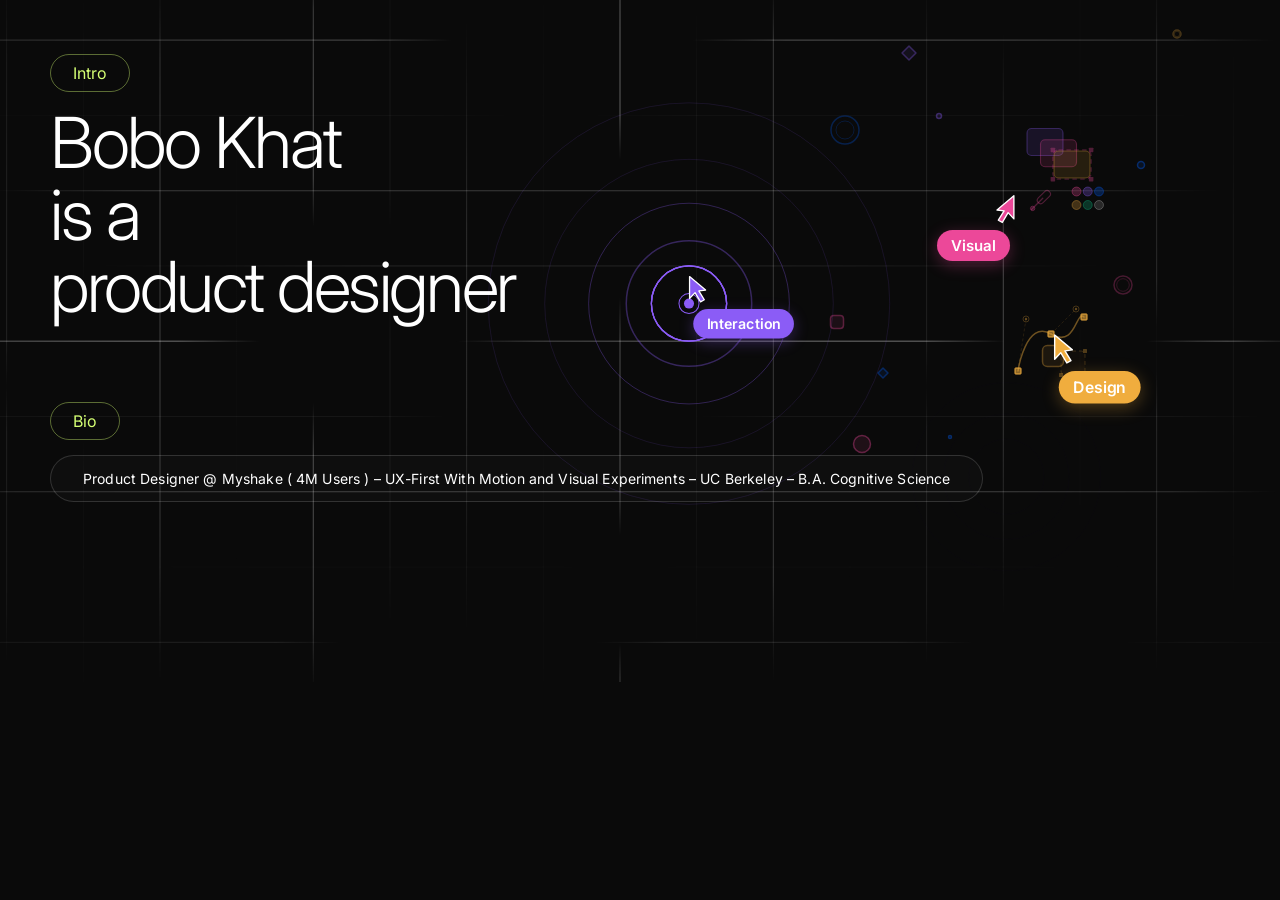
<file: src/imports/pasted_text/index.html>
<!DOCTYPE html>
<html lang="en">
<head>
<meta charset="UTF-8">
<meta name="viewport" content="width=device-width, initial-scale=1.0">
<title>Bobo Khat — Product Designer</title>
<link rel="preconnect" href="https://fonts.googleapis.com">
<link rel="preconnect" href="https://fonts.gstatic.com" crossorigin>
<link href="https://fonts.googleapis.com/css2?family=Inter:wght@300;400;600&display=swap" rel="stylesheet">
<style>
*, *::before, *::after { margin: 0; padding: 0; box-sizing: border-box; }

body {
  background: #0a0a0a;
  font-family: 'Inter', sans-serif;
  color: white;
  min-height: 100vh;
  overflow-x: hidden;
}

/* ═══ LAYOUT ═══ */
.container { width: 100%; margin: 0; padding: 0 50px; }
@media (min-width: 1024px) { .container { padding: 0 50px; } }

.hero { position: relative; min-height: 100vh; overflow: visible; }
.hero-inner { position: relative; padding-top: 6vh; overflow: visible; }
.hero-content { position: relative; overflow: visible; width: 100%; }

/* ═══ FLOATING PILL ═══ */
.pill {
  display: inline-flex;
  align-items: center;
  justify-content: center;
  border-radius: 9999px;
  padding: 8px 22px;
  border: 1.5px solid rgba(213,255,115,0.4);
  background: transparent;
  font-size: 16px;
  font-weight: 400;
  color: #D5FF73;
  pointer-events: none;
  opacity: 0;
  transform: scale(0.8);
}
.pill-intro { animation: pillIn 0.5s ease forwards 0.6s; }
.pill-bio { animation: pillIn 0.5s ease forwards 1.8s; }
@keyframes pillIn { to { opacity: 1; transform: scale(1); } }

/* ═══ HEADING ═══ */
.heading {
  position: relative;
  z-index: 10;
  max-width: 620px;
  font-size: clamp(42px, 5.5vw, 76px);
  font-weight: 300;
  line-height: 1.02;
  letter-spacing: -0.035em;
  color: white;
  opacity: 0;
  transform: translateY(20px);
  animation: fadeUp 0.9s ease forwards 0.1s;
}
@keyframes fadeUp { to { opacity: 1; transform: translateY(0); } }

/* ═══ DESIGN GRID ═══ */
.grid-wrapper {
  position: absolute;
  inset: 0;
  top: -6vh;
  bottom: -40vh;
  left: -120px;
  right: -80px;
  opacity: 0;
  animation: fadeIn 1.5s ease forwards 0.3s;
  -webkit-mask-image: radial-gradient(ellipse 80% 90% at 50% 45%, black 45%, transparent 100%);
  mask-image: radial-gradient(ellipse 80% 90% at 50% 45%, black 45%, transparent 100%);
}
@media (max-width: 799px) { .grid-wrapper { display: none; } }
@media (max-width: 799px) { .shape, .cursor { display: none; } }
@keyframes fadeIn { to { opacity: 1; } }

.grid-svg { position: absolute; inset: 0; width: 100%; height: 100%; }

/* Grid line draw-in */
.grid-line {
  stroke-dasharray: 1200;
  stroke-dashoffset: 1200;
}
.grid-line-v { animation: drawLine 1.2s ease forwards; }
.grid-line-h { animation: drawLine 1.2s ease forwards; }
@keyframes drawLine { to { stroke-dashoffset: 0; } }

/* Concentric circle scale-in */
.concentric {
  transform-origin: center;
  transform: scale(0);
  transform-box: fill-box;
}
.concentric-0 { animation: scaleIn 0.8s ease forwards 0.5s; }
.concentric-1 { animation: scaleIn 0.8s ease forwards 0.65s; }
.concentric-2 { animation: scaleIn 0.8s ease forwards 0.8s; }
.concentric-3 { animation: scaleIn 0.8s ease forwards 0.95s; }

.concentric-s-0 { animation: scaleIn 0.6s ease forwards 1.0s; }
.concentric-s-1 { animation: scaleIn 0.6s ease forwards 1.1s; }
.concentric-s-2 { animation: scaleIn 0.6s ease forwards 1.2s; }
@keyframes scaleIn { to { transform: scale(1); } }

/* Ripple animation */
.ripple {
  transform-origin: center;
  transform-box: fill-box;
  animation: rippleExpand 4s ease-out infinite;
}
.ripple-1 { animation-delay: 1s; }
.ripple-2 { animation-delay: 2.33s; }
.ripple-3 { animation-delay: 3.66s; }
@keyframes rippleExpand {
  0% { r: 30; opacity: 0.35; stroke-width: 1.2; }
  100% { r: 180; opacity: 0; stroke-width: 0.3; }
}

/* Center dot pulse */
.center-dot {
  transform-origin: center;
  transform-box: fill-box;
  animation: pulse 2s ease-in-out infinite;
}
@keyframes pulse {
  0%, 100% { transform: scale(1); opacity: 0.6; }
  50% { transform: scale(1.5); opacity: 0.9; }
}
.inner-glow {
  transform-origin: center;
  transform-box: fill-box;
  animation: pulseGlow 2s ease-in-out infinite 0.3s;
}
@keyframes pulseGlow {
  0%, 100% { transform: scale(1); opacity: 0.3; }
  50% { transform: scale(1.3); opacity: 0.5; }
}

/* Wireframe rect resize animation */
@keyframes wireframeResize {
  0%, 100% { width: 24px; height: 24px; }
  25% { width: 30px; height: 18px; }
  50% { width: 20px; height: 28px; }
  75% { width: 28px; height: 22px; }
}
@keyframes wireframeHandleR {
  0%, 100% { translate: 0 0; }
  25% { translate: 6px 0; }
  50% { translate: -4px 0; }
  75% { translate: 4px 0; }
}
@keyframes wireframeHandleB {
  0%, 100% { translate: 0 0; }
  25% { translate: 0 -6px; }
  50% { translate: 0 4px; }
  75% { translate: 0 -2px; }
}
@keyframes wireframeHandleBR {
  0%, 100% { translate: 0 0; }
  25% { translate: 6px -6px; }
  50% { translate: -4px 4px; }
  75% { translate: 4px -2px; }
}

/* ═══ SHAPES ═══ */
.shape {
  position: absolute;
  pointer-events: none;
  z-index: 10;
  opacity: 0;
  transform: scale(0);
}
@keyframes shapeIn {
  0% { opacity: 0; transform: scale(0); }
  60% { transform: scale(1.08); }
  100% { opacity: 1; transform: scale(1); }
}

/* ═══ CURSORS ═══ */
.cursor {
  position: absolute;
  pointer-events: none;
  z-index: 20;
  opacity: 0;
  transform: scale(0.3);
}
@keyframes cursorIn { to { opacity: 1; transform: scale(1); } }

.cursor-visual {
  left: 80%; top: 140px;
  animation: cursorIn 0.5s ease forwards 0.9s, driftVisual 8s ease-in-out infinite 0.9s;
}
.cursor-designer {
  left: 85%; top: 280px;
  animation: cursorIn 0.5s ease forwards 1.2s, driftDesigner 9s ease-in-out infinite 1.2s;
}
.cursor-interaction {
  left: 54%; top: 220px;
  animation: cursorIn 0.5s ease forwards 1.5s, driftInteraction 7s ease-in-out infinite 1.5s;
}

@keyframes driftVisual {
  0%, 100% { translate: 0 0; }
  20% { translate: -12px 8px; }
  40% { translate: 8px -10px; }
  60% { translate: -5px 5px; }
  80% { translate: 10px -7px; }
}
@keyframes driftDesigner {
  0%, 100% { translate: 0 0; }
  20% { translate: 14px -10px; }
  40% { translate: -10px 14px; }
  60% { translate: 12px -8px; }
  80% { translate: -6px 11px; }
}
@keyframes driftInteraction {
  0%, 100% { translate: 0 0; }
  20% { translate: -8px 5px; }
  40% { translate: 10px -9px; }
  60% { translate: -6px 7px; }
  80% { translate: 9px -5px; }
}

.cursor-label {
  position: absolute;
  padding: 6px 14px;
  border-radius: 9999px;
  white-space: nowrap;
  font-size: 15px;
  font-weight: 600;
  color: #fff;
  top: 36px;
}
.cursor-label-left { left: 6px; }
.cursor-label-right { right: 6px; }

/* ═══ BIO SECTION ═══ */
.bio-section { margin-top: 80px; padding-bottom: 4vh; }
.bio-section { position: relative; }
.bio-bar {
  display: inline-block;
  border: 1px solid rgba(255,255,255,0.15);
  border-radius: 9999px;
  padding: 14px 32px;
  font-size: 14px;
  color: white;
  letter-spacing: 0.01em;
  background: rgba(255,255,255,0.02);
  opacity: 0;
  transform: translateY(15px);
  animation: fadeUp 0.8s ease forwards 1.2s;
}

/* ═══ MOBILE CANVAS — grid + cursors + shapes for <800px ═══ */
.mobile-canvas {
  display: none;
  position: relative;
  width: 100%;
  height: 70px;
  margin-top: 0px;
  overflow: visible;
}
.mobile-full-grid {
  display: none;
  position: absolute;
  top: -30px;
  bottom: -80px;
  left: -24px;
  right: -24px;
  opacity: 0;
  animation: fadeIn 1.5s ease forwards 0.3s;
  -webkit-mask-image: linear-gradient(to bottom, transparent 0%, rgba(0,0,0,0.4) 3%, black 10%, black 65%, rgba(0,0,0,0.3) 82%, transparent 95%);
  mask-image: linear-gradient(to bottom, transparent 0%, rgba(0,0,0,0.4) 3%, black 10%, black 65%, rgba(0,0,0,0.3) 82%, transparent 95%);
}
.mobile-canvas .mobile-grid-wrapper {
  display: none;
}
.mobile-shape {
  position: absolute;
  pointer-events: none;
  z-index: 10;
  opacity: 0;
  transform: scale(0);
}
.mobile-cursor {
  position: absolute;
  pointer-events: none;
  z-index: 20;
  opacity: 0;
  transform: scale(0.3);
}
.mobile-cursor-label {
  position: absolute;
  padding: 5px 12px;
  border-radius: 9999px;
  white-space: nowrap;
  font-size: 13px;
  font-weight: 600;
  color: #fff;
  top: 32px;
}
.mobile-cursor-label-left { left: 6px; }
.mobile-cursor-label-right { right: 6px; }

.mc-visual {
  left: 52%; top: 10px;
  animation: cursorIn 0.5s ease forwards 0.9s, driftMobileVisual 8s ease-in-out infinite 0.9s;
}
.mc-designer {
  left: 82%; top: 34px;
  animation: cursorIn 0.5s ease forwards 1.2s, driftMobileDesigner 9s ease-in-out infinite 1.2s;
}
.mc-interaction {
  left: 12%; top: 15px;
  animation: cursorIn 0.5s ease forwards 1.5s, driftMobileInteraction 7s ease-in-out infinite 1.5s;
}

@keyframes driftMobileVisual {
  0%, 100% { translate: 0 0; }
  20% { translate: -6px 4px; }
  40% { translate: 4px -5px; }
  60% { translate: -3px 3px; }
  80% { translate: 5px -4px; }
}
@keyframes driftMobileDesigner {
  0%, 100% { translate: 0 0; }
  20% { translate: 7px -5px; }
  40% { translate: -5px 7px; }
  60% { translate: 6px -4px; }
  80% { translate: -3px 6px; }
}
@keyframes driftMobileInteraction {
  0%, 100% { translate: 0 0; }
  20% { translate: -4px 3px; }
  40% { translate: 5px -5px; }
  60% { translate: -3px 4px; }
  80% { translate: 4px -3px; }
}

/* ═══ MOBILE (<800px) ═══ */
@media (max-width: 799px) {
  .container { padding: 0 24px; }
  .hero-content { display: flex; flex-direction: column; align-items: center; }
  .heading { text-align: center; font-size: clamp(36px, 10vw, 52px); }
  .bio-section { display: flex; flex-direction: column; align-items: center; }
  .bio-section .container { display: flex; flex-direction: column; align-items: center; }
  .bio-bar { text-align: center; padding: 12px 24px; font-size: 13px; border-radius: 16px; }
  .bio-section { margin-top: 24px; display: flex; flex-direction: column; align-items: center; }
  .mobile-canvas { display: block; }
  .mobile-full-grid { display: block; }
  .mobile-heading-visual { display: block !important; }
  .hero { min-height: auto; }
  .bio-section { padding-bottom: 3vh; }
}
</style>
</head>
<body>

<!-- ═══ HERO ═══ -->
<section class="hero">
  <!-- Mobile full-height grid background -->
  <div class="mobile-full-grid">
    <svg class="grid-svg" viewBox="0 0 1100 600" preserveAspectRatio="xMidYMid slice">
      <defs id="mobileGridDefs"></defs>
      <g id="mobileGridLines"></g>
      <circle class="concentric concentric-0" cx="480" cy="270" r="50" fill="none" stroke="#8B5CF6" stroke-width="1.2" opacity="0.35"/>
      <circle class="concentric concentric-1" cx="480" cy="270" r="80" fill="none" stroke="#8B5CF6" stroke-width="0.7" opacity="0.35"/>
      <circle class="concentric concentric-2" cx="480" cy="270" r="115" fill="none" stroke="#8B5CF6" stroke-width="0.7" opacity="0.14"/>
      <circle class="concentric concentric-3" cx="480" cy="270" r="160" fill="none" stroke="#8B5CF6" stroke-width="0.7" opacity="0.14"/>
      <circle class="ripple ripple-1" cx="480" cy="270" r="30" fill="none" stroke="#8B5CF6" stroke-width="1"/>
      <circle class="ripple ripple-2" cx="480" cy="270" r="30" fill="none" stroke="#8B5CF6" stroke-width="1"/>
      <circle class="ripple ripple-3" cx="480" cy="270" r="30" fill="none" stroke="#8B5CF6" stroke-width="1"/>
      <circle class="center-dot" cx="480" cy="270" r="4" fill="#8B5CF6"/>
      <circle class="inner-glow" cx="480" cy="270" r="8" fill="none" stroke="#8B5CF6" stroke-width="0.8"/>
    </svg>
  </div>

  <div class="hero-inner">
    <div class="container">
      <div class="hero-content">

        <!-- Intro pill -->
        <div style="margin-bottom:15px">
          <div class="pill pill-intro">Intro</div>
        </div>

        <!-- Visual cursor + color-swatches — top-right, aligned with Intro (mobile only) -->
        <div class="mobile-heading-visual" style="display:none;position:absolute;right:0;top:6vh">
          <div class="mobile-shape" style="right:0px;top:-10px;left:auto;animation:shapeIn 0.6s ease forwards 0.7s">
            <svg width="45" height="50" viewBox="0 0 80 88" fill="none">
              <rect x="8" y="4" width="32" height="24" rx="4" fill="#8B5CF620" stroke="#8B5CF650" stroke-width="1"/>
              <rect x="20" y="14" width="32" height="24" rx="4" fill="#EC489920" stroke="#EC489950" stroke-width="1"/>
              <rect x="32" y="24" width="32" height="24" rx="4" fill="#F0AD3E20" stroke="#F0AD3E50" stroke-width="1"/>
              <circle cx="52" cy="60" r="4" fill="#EC489940" stroke="#EC489960" stroke-width="0.8"/>
              <circle cx="62" cy="60" r="4" fill="#8B5CF640" stroke="#8B5CF660" stroke-width="0.8"/>
              <circle cx="72" cy="60" r="4" fill="#0061FF40" stroke="#0061FF60" stroke-width="0.8"/>
            </svg>
          </div>
          <div class="mobile-cursor" style="right:-10px;top:35px;left:auto;animation:cursorIn 0.5s ease forwards 0.9s, driftMobileVisual 8s ease-in-out infinite 0.9s">
            <div style="transform:scale(0.85)">
              <svg width="22" height="32" viewBox="0 0 24 36" fill="none">
                <path d="M22 2L22 28L15.5 21L9 32L4.5 29.5L11 19L3 18L22 2Z" fill="#EC4899" stroke="white" stroke-width="1.5" stroke-linejoin="round"/>
              </svg>
              <div class="mobile-cursor-label mobile-cursor-label-right" style="background:#EC4899;box-shadow:0 4px 16px #EC489950">Visual</div>
            </div>
          </div>
        </div>

        <!-- Heading -->
        <h1 class="heading">
          Bobo Khat<br>is a<br>product designer
        </h1>

        <!-- ═══ SVG GRID ═══ -->
        <div class="grid-wrapper">
          <svg class="grid-svg" viewBox="0 0 1100 600" preserveAspectRatio="xMidYMid slice">
            <defs id="gridDefs">
              <!-- Per-line gradients generated by JS -->
            </defs>

            <!-- Grid lines — each line fades independently -->
            <g id="gridLines"></g>

            <!-- Concentric circles (center at 605, 270) -->
            <circle class="concentric concentric-0" cx="605" cy="270" r="50" fill="none" stroke="#8B5CF6" stroke-width="1.2" opacity="0.35"/>
            <circle class="concentric concentric-1" cx="605" cy="270" r="80" fill="none" stroke="#8B5CF6" stroke-width="0.7" opacity="0.35"/>
            <circle class="concentric concentric-2" cx="605" cy="270" r="115" fill="none" stroke="#8B5CF6" stroke-width="0.7" opacity="0.14"/>
            <circle class="concentric concentric-3" cx="605" cy="270" r="160" fill="none" stroke="#8B5CF6" stroke-width="0.7" opacity="0.14"/>

            <!-- Ripple rings -->
            <circle class="ripple ripple-1" cx="605" cy="270" r="30" fill="none" stroke="#8B5CF6" stroke-width="1"/>
            <circle class="ripple ripple-2" cx="605" cy="270" r="30" fill="none" stroke="#8B5CF6" stroke-width="1"/>
            <circle class="ripple ripple-3" cx="605" cy="270" r="30" fill="none" stroke="#8B5CF6" stroke-width="1"/>

            <!-- Center dot -->
            <circle class="center-dot" cx="605" cy="270" r="4" fill="#8B5CF6"/>
            <circle class="inner-glow" cx="605" cy="270" r="8" fill="none" stroke="#8B5CF6" stroke-width="0.8"/>

            <!-- Secondary cluster (lower right) -->
            <circle class="concentric concentric-s-0" cx="858" cy="408" r="30" fill="none" stroke="rgba(139,92,246,0.15)" stroke-width="0.6" opacity="0.15"/>
            <circle class="concentric concentric-s-1" cx="858" cy="408" r="50" fill="none" stroke="rgba(139,92,246,0.15)" stroke-width="0.6" opacity="0.15"/>
            <circle class="concentric concentric-s-2" cx="858" cy="408" r="75" fill="none" stroke="rgba(139,92,246,0.15)" stroke-width="0.6" opacity="0.15"/>
          </svg>
        </div>

        <!-- ═══ SHAPES ═══ -->

        <!-- Color swatches (for Visual cursor) -->
        <div class="shape" style="left:82%;top:70px;animation:shapeIn 0.6s ease forwards 0.7s">
          <svg width="90" height="99" viewBox="0 0 80 88" fill="none">
            <rect x="8" y="4" width="32" height="24" rx="4" fill="#8B5CF620" stroke="#8B5CF650" stroke-width="1"/>
            <rect x="20" y="14" width="32" height="24" rx="4" fill="#EC489920" stroke="#EC489950" stroke-width="1"/>
            <rect x="32" y="24" width="32" height="24" rx="4" fill="#F0AD3E20" stroke="#F0AD3E50" stroke-width="1"/>
            <g transform="translate(10,54)">
              <line x1="2" y1="22" x2="12" y2="12" stroke="#EC489950" stroke-width="1.2" stroke-linecap="round"/>
              <rect x="10" y="4" width="6" height="14" rx="3" fill="none" stroke="#EC489950" stroke-width="1" transform="rotate(45 13 11)"/>
              <circle cx="3" cy="21" r="2" fill="#EC489935" stroke="#EC489950" stroke-width="0.8"/>
            </g>
            <circle cx="52" cy="60" r="4" fill="#EC489940" stroke="#EC489960" stroke-width="0.8"/>
            <circle cx="62" cy="60" r="4" fill="#8B5CF640" stroke="#8B5CF660" stroke-width="0.8"/>
            <circle cx="72" cy="60" r="4" fill="#0061FF40" stroke="#0061FF60" stroke-width="0.8"/>
            <circle cx="52" cy="72" r="4" fill="#F0AD3E40" stroke="#F0AD3E60" stroke-width="0.8"/>
            <circle cx="62" cy="72" r="4" fill="#10B98140" stroke="#10B98160" stroke-width="0.8"/>
            <circle cx="72" cy="72" r="4" fill="#ffffff20" stroke="#ffffff40" stroke-width="0.8"/>
            <rect x="31" y="23" width="34" height="26" rx="5" fill="none" stroke="#EC489940" stroke-width="1.2" stroke-dasharray="4 3"/>
            <rect x="29" y="21" width="4" height="4" rx="0.5" fill="#EC489950"/>
            <rect x="63" y="21" width="4" height="4" rx="0.5" fill="#EC489950"/>
            <rect x="29" y="47" width="4" height="4" rx="0.5" fill="#EC489950"/>
            <rect x="63" y="47" width="4" height="4" rx="0.5" fill="#EC489950"/>
          </svg>
        </div>

        <!-- Wireframe vector (for Designer cursor) -->
        <div class="shape" style="left:81%;top:245px;animation:shapeIn 0.6s ease forwards 1.0s">
          <svg width="90" height="90" viewBox="0 0 90 90" fill="none">
            <path d="M12 72 C12 72, 20 20, 45 35 S70 10, 78 18" stroke="#F0AD3E70" stroke-width="1.5" fill="none" stroke-linecap="round"/>
            <line x1="12" y1="72" x2="20" y2="20" stroke="#F0AD3E30" stroke-width="0.7" stroke-dasharray="3 2"/>
            <line x1="45" y1="35" x2="70" y2="10" stroke="#F0AD3E30" stroke-width="0.7" stroke-dasharray="3 2"/>
            <rect x="9" y="69" width="6" height="6" rx="0.5" fill="#F0AD3E90" stroke="#F0AD3E" stroke-width="1"/>
            <rect x="42" y="32" width="6" height="6" rx="0.5" fill="#F0AD3E90" stroke="#F0AD3E" stroke-width="1"/>
            <rect x="75" y="15" width="6" height="6" rx="0.5" fill="#F0AD3E90" stroke="#F0AD3E" stroke-width="1"/>
            <circle cx="20" cy="20" r="3" fill="none" stroke="#F0AD3E50" stroke-width="0.8"/>
            <circle cx="20" cy="20" r="1.2" fill="#F0AD3E60"/>
            <circle cx="70" cy="10" r="3" fill="none" stroke="#F0AD3E50" stroke-width="0.8"/>
            <circle cx="70" cy="10" r="1.2" fill="#F0AD3E60"/>
            <rect x="55" y="52" rx="4" fill="#F0AD3E08" stroke="#F0AD3E35" stroke-width="1" stroke-dasharray="4 3" style="width:24px;height:24px;animation:wireframeResize 8s ease-in-out 2s infinite"/>
            <rect x="53" y="50" width="4" height="4" rx="0.5" fill="#F0AD3E50"/>
            <rect x="77" y="50" width="4" height="4" rx="0.5" fill="#F0AD3E50" style="animation:wireframeHandleR 8s ease-in-out 2s infinite"/>
            <rect x="53" y="74" width="4" height="4" rx="0.5" fill="#F0AD3E50" style="animation:wireframeHandleB 8s ease-in-out 2s infinite"/>
            <rect x="77" y="74" width="4" height="4" rx="0.5" fill="#F0AD3E50" style="animation:wireframeHandleBR 8s ease-in-out 2s infinite"/>
          </svg>
        </div>

        <!-- Ambient shapes -->
        <div class="shape" style="left:66%;top:60px;animation:shapeIn 0.6s ease forwards 1.1s">
          <svg width="32" height="32" viewBox="0 0 32 32"><circle cx="16" cy="16" r="14" fill="none" stroke="#0061FF45" stroke-width="1.5"/><circle cx="16" cy="16" r="9" fill="none" stroke="#0061FF30" stroke-width="1"/></svg>
        </div>
        <div class="shape" style="left:68%;top:380px;animation:shapeIn 0.6s ease forwards 1.4s">
          <svg width="20" height="20" viewBox="0 0 20 20"><circle cx="10" cy="10" r="8.5" fill="#EC489918" stroke="#EC489960" stroke-width="1.5"/></svg>
        </div>
        <div class="shape" style="left:72%;top:-10px;opacity:0.5;animation:shapeIn 0.6s ease forwards 1.6s">
          <svg width="18" height="18" viewBox="0 0 18 18"><path d="M9 2 L16 9 L9 16 L2 9 Z" fill="#8B5CF615" stroke="#8B5CF655" stroke-width="1.5" stroke-linejoin="round"/></svg>
        </div>
        <div class="shape" style="left:92%;top:100px;opacity:0.35;animation:shapeIn 0.6s ease forwards 1.3s">
          <svg width="10" height="10" viewBox="0 0 10 10"><circle cx="5" cy="5" r="3.5" fill="#0061FF18" stroke="#0061FF60" stroke-width="1.5"/></svg>
        </div>
        <div class="shape" style="left:84%;top:290px;opacity:0.4;animation:shapeIn 0.6s ease forwards 1.7s">
          <svg width="24" height="24" viewBox="0 0 24 24"><rect x="1.5" y="1.5" width="21" height="21" rx="4.8" fill="#F0AD3E15" stroke="#F0AD3E55" stroke-width="1.5"/></svg>
        </div>
        <div class="shape" style="left:90%;top:220px;opacity:0.3;animation:shapeIn 0.6s ease forwards 1.5s">
          <svg width="22" height="22" viewBox="0 0 22 22"><circle cx="11" cy="11" r="9" fill="none" stroke="#EC489945" stroke-width="1.5"/><circle cx="11" cy="11" r="6.3" fill="none" stroke="#EC489930" stroke-width="1"/></svg>
        </div>
        <div class="shape" style="left:70%;top:310px;opacity:0.45;animation:shapeIn 0.6s ease forwards 1.9s">
          <svg width="14" height="14" viewBox="0 0 14 14"><path d="M7 2 L12 7 L7 12 L2 7 Z" fill="#0061FF15" stroke="#0061FF55" stroke-width="1.5" stroke-linejoin="round"/></svg>
        </div>
        <div class="shape" style="left:75%;top:50px;opacity:0.3;animation:shapeIn 0.6s ease forwards 2.0s">
          <svg width="8" height="8" viewBox="0 0 8 8"><circle cx="4" cy="4" r="2.5" fill="#8B5CF618" stroke="#8B5CF660" stroke-width="1.5"/></svg>
        </div>
        <div class="shape" style="left:66%;top:260px;opacity:0.35;animation:shapeIn 0.6s ease forwards 1.8s">
          <svg width="16" height="16" viewBox="0 0 16 16"><rect x="1.5" y="1.5" width="13" height="13" rx="3.2" fill="#EC489915" stroke="#EC489955" stroke-width="1.5"/></svg>
        </div>
        <div class="shape" style="left:95%;top:-30px;opacity:0.4;animation:shapeIn 0.6s ease forwards 2.1s">
          <svg width="12" height="12" viewBox="0 0 12 12"><circle cx="6" cy="6" r="4" fill="none" stroke="#F0AD3E45" stroke-width="1.5"/><circle cx="6" cy="6" r="2.8" fill="none" stroke="#F0AD3E30" stroke-width="1"/></svg>
        </div>
        <div class="shape" style="left:76%;top:370px;opacity:0.25;animation:shapeIn 0.6s ease forwards 2.2s">
          <svg width="6" height="6" viewBox="0 0 6 6"><circle cx="3" cy="3" r="1.5" fill="#0061FF18" stroke="#0061FF60" stroke-width="1.5"/></svg>
        </div>

        <!-- ═══ CURSORS ═══ -->

        <!-- Visual (pink, flipped) -->
        <div class="cursor cursor-visual">
          <svg width="22" height="32" viewBox="0 0 24 36" fill="none">
            <path d="M22 2L22 28L15.5 21L9 32L4.5 29.5L11 19L3 18L22 2Z" fill="#EC4899" stroke="white" stroke-width="1.5" stroke-linejoin="round"/>
          </svg>
          <div class="cursor-label cursor-label-right" style="background:#EC4899;color:#ffffff;box-shadow:0 4px 16px #EC489950">Visual</div>
        </div>

        <!-- Designer (gold) -->
        <div class="cursor cursor-designer" style="transform-origin:left top">
          <div style="transform:scale(1.05)">
            <svg width="22" height="32" viewBox="0 0 24 36" fill="none">
              <path d="M2 2L2 28L8.5 21L15 32L19.5 29.5L13 19L21 18L2 2Z" fill="#F0AD3E" stroke="white" stroke-width="1.5" stroke-linejoin="round"/>
            </svg>
            <div class="cursor-label cursor-label-left" style="background:#F0AD3E;color:#ffffff;box-shadow:0 4px 16px #F0AD3E50">Design</div>
          </div>
        </div>

        <!-- Interaction (purple) -->
        <div class="cursor cursor-interaction">
          <div style="transform:scale(0.95)">
            <svg width="22" height="32" viewBox="0 0 24 36" fill="none">
              <path d="M2 2L2 28L8.5 21L15 32L19.5 29.5L13 19L21 18L2 2Z" fill="#8B5CF6" stroke="white" stroke-width="1.5" stroke-linejoin="round"/>
            </svg>
            <div class="cursor-label cursor-label-left" style="background:#8B5CF6;color:#ffffff;box-shadow:0 4px 16px #8B5CF650">Interaction</div>
          </div>
        </div>

        <!-- ═══ MOBILE CANVAS — grid + cursors + shapes for <800px ═══ -->
        <div class="mobile-canvas">
          <!-- Mobile shapes (smaller) -->
          <div class="mobile-shape" style="left:68%;top:12px;animation:shapeIn 0.6s ease forwards 1.0s">
            <svg width="50" height="50" viewBox="0 0 90 90" fill="none">
              <path d="M12 72 C12 72, 20 20, 45 35 S70 10, 78 18" stroke="#F0AD3E70" stroke-width="1.5" fill="none" stroke-linecap="round"/>
              <rect x="9" y="69" width="6" height="6" rx="0.5" fill="#F0AD3E90" stroke="#F0AD3E" stroke-width="1"/>
              <rect x="42" y="32" width="6" height="6" rx="0.5" fill="#F0AD3E90" stroke="#F0AD3E" stroke-width="1"/>
              <rect x="75" y="15" width="6" height="6" rx="0.5" fill="#F0AD3E90" stroke="#F0AD3E" stroke-width="1"/>
              <circle cx="20" cy="20" r="3" fill="none" stroke="#F0AD3E50" stroke-width="0.8"/>
              <circle cx="70" cy="10" r="3" fill="none" stroke="#F0AD3E50" stroke-width="0.8"/>
            </svg>
          </div>
          <div class="mobile-shape" style="left:10%;top:5px;animation:shapeIn 0.6s ease forwards 1.1s">
            <svg width="18" height="18" viewBox="0 0 22 22"><circle cx="11" cy="11" r="9" fill="none" stroke="#0061FF45" stroke-width="1.5"/><circle cx="11" cy="11" r="6" fill="none" stroke="#0061FF30" stroke-width="1"/></svg>
          </div>
          <div class="mobile-shape" style="left:90%;top:50px;animation:shapeIn 0.6s ease forwards 1.4s">
            <svg width="12" height="12" viewBox="0 0 14 14"><circle cx="7" cy="7" r="5.5" fill="#EC489918" stroke="#EC489960" stroke-width="1.5"/></svg>
          </div>
          <div class="mobile-shape" style="left:6%;top:45px;opacity:0.5;animation:shapeIn 0.6s ease forwards 1.6s">
            <svg width="10" height="10" viewBox="0 0 12 12"><path d="M6 1 L11 6 L6 11 L1 6 Z" fill="#8B5CF615" stroke="#8B5CF655" stroke-width="1.5" stroke-linejoin="round"/></svg>
          </div>
          <div class="mobile-shape" style="left:92%;top:20px;opacity:0.4;animation:shapeIn 0.6s ease forwards 1.7s">
            <svg width="14" height="14" viewBox="0 0 16 16"><rect x="1.5" y="1.5" width="13" height="13" rx="3.2" fill="#F0AD3E15" stroke="#F0AD3E55" stroke-width="1.5"/></svg>
          </div>
          <div class="mobile-shape" style="left:50%;top:55px;opacity:0.3;animation:shapeIn 0.6s ease forwards 1.5s">
            <svg width="12" height="12" viewBox="0 0 14 14"><circle cx="7" cy="7" r="5" fill="none" stroke="#EC489945" stroke-width="1.5"/><circle cx="7" cy="7" r="3.5" fill="none" stroke="#EC489930" stroke-width="1"/></svg>
          </div>
          <!-- removed extra shape that was below canvas bounds -->

          <!-- Mobile cursors (0.85x scale) -->
          <div class="mobile-cursor mc-designer" style="left:82%;top:34px">
            <div style="transform:scale(0.85)">
              <svg width="22" height="32" viewBox="0 0 24 36" fill="none">
                <path d="M2 2L2 28L8.5 21L15 32L19.5 29.5L13 19L21 18L2 2Z" fill="#F0AD3E" stroke="white" stroke-width="1.5" stroke-linejoin="round"/>
              </svg>
              <div class="mobile-cursor-label mobile-cursor-label-left" style="background:#F0AD3E;box-shadow:0 4px 16px #F0AD3E50">Design</div>
            </div>
          </div>
          <div class="mobile-cursor mc-interaction">
            <div style="transform:scale(0.85)">
              <svg width="22" height="32" viewBox="0 0 24 36" fill="none">
                <path d="M2 2L2 28L8.5 21L15 32L19.5 29.5L13 19L21 18L2 2Z" fill="#8B5CF6" stroke="white" stroke-width="1.5" stroke-linejoin="round"/>
              </svg>
              <div class="mobile-cursor-label mobile-cursor-label-left" style="background:#8B5CF6;box-shadow:0 4px 16px #8B5CF650">Interaction</div>
            </div>
          </div>
        </div><!-- /mobile-canvas -->

      </div><!-- /hero-content -->
    </div><!-- /container -->
  </div><!-- /hero-inner -->

  <!-- Bio section -->
  <div class="bio-section">
    <div class="container">
      <div style="margin-bottom:15px">
        <div class="pill pill-bio">Bio</div>
      </div>
      <div class="bio-bar">
        Product Designer @ Myshake ( 4M Users ) &ndash; UX-First With Motion and Visual Experiments &ndash; UC Berkeley &ndash; B.A. Cognitive Science
      </div>
    </div>
  </div>
</section>



<script>
// Generate grid lines with per-line fade gradients
(function() {
  const ns = 'http://www.w3.org/2000/svg';
  const gridW = 1100, gridH = 600, cols = 18, rows = 10;
  const cellW = gridW / cols, cellH = gridH / rows;

  const vFades = [
    [2,10,82,96], [5,30,62,92], [1,12,80,97], [8,40,52,88],
    [3,22,68,93], [0,8,85,98], [6,35,58,90], [2,16,75,95],
    [10,45,50,85], [4,18,72,94]
  ];
  const hFades = [
    [3,8,88,96], [6,20,72,92], [2,10,82,97], [8,28,64,90],
    [4,14,78,94], [1,6,90,98], [5,22,70,93], [10,32,60,88],
    [3,12,84,95], [7,18,74,91], [12,38,55,86]
  ];

  const vOpacities = [0.05, 0.14, 0.07, 0.19, 0.04, 0.22, 0.09, 0.16, 0.06, 0.25, 0.08, 0.18, 0.03, 0.12, 0.21, 0.06, 0.15, 0.10, 0.07];
  const vWeights =   [0.3,  0.7,  0.4,  0.9,  0.35, 1.0,  0.5,  0.75, 0.3,  1.1,  0.45, 0.85, 0.25, 0.6,  0.95, 0.35, 0.8,  0.5,  0.4];
  const hOpacities = [0.12, 0.24, 0.08, 0.20, 0.14, 0.28, 0.10, 0.22, 0.06, 0.18, 0.13];
  const hWeights =   [0.5,  0.9,  0.35, 0.8,  0.6,  1.1,  0.4,  0.85, 0.3,  0.7,  0.55];

  function pick(i, variants) {
    return variants[((i * 7 + 3) * 13) % variants.length];
  }

  // Multi-stop fade variants for lines that disappear mid-way then reappear
  var vMultiStops = [
    [[0,0],[6,1],[28,1],[35,0],[58,0],[65,1],[88,1],[97,0]],
    [[0,0],[10,1],[42,1],[48,0.15],[54,0.15],[60,1],[82,1],[95,0]],
    [[0,0],[4,1],[20,1],[26,0],[44,0],[50,0.8],[70,0.8],[76,0],[90,0],[96,1],[100,0]],
    [[0,0],[8,0.6],[18,1],[38,1],[44,0],[62,0],[68,1],[92,1],[100,0]],
    [[0,0],[12,1],[50,1],[56,0.1],[62,1],[85,1],[94,0]],
    [[0,0],[3,0.7],[15,1],[30,1],[36,0],[40,0],[46,0.5],[52,1],[78,1],[90,0]]
  ];
  var hMultiStops = [
    [[0,0],[5,1],[32,1],[38,0],[55,0],[62,1],[90,1],[98,0]],
    [[0,0],[8,0.8],[22,1],[44,1],[50,0.1],[56,1],[75,1],[92,0]],
    [[0,0],[3,1],[18,1],[24,0],[38,0],[44,0.6],[58,1],[72,1],[78,0],[88,0],[94,1],[100,0]],
    [[0,0],[10,1],[35,1],[42,0.2],[48,0.2],[55,1],[82,1],[96,0]],
    [[0,0],[6,1],[25,1],[30,0],[48,0],[54,1],[70,1],[76,0],[86,0],[92,0.7],[100,0]]
  ];

  function pickMultiStop(i, variants) {
    var hash = ((i * 11 + 5) * 17) % 7;
    if (hash < 3) return null;
    return variants[((i * 13 + 7) * 11) % variants.length];
  }

  // Build grid lines into a target (desktop + mobile)
  function buildGrid(defsEl, gEl, prefix, opacityBoost, strokeBoost) {
    opacityBoost = opacityBoost || 1;
    strokeBoost = strokeBoost || 1;
    for (let i = 0; i <= cols; i++) {
      const gradId = prefix + 'V' + i;
      const grad = document.createElementNS(ns, 'linearGradient');
      grad.setAttribute('id', gradId);
      grad.setAttribute('x1', '0'); grad.setAttribute('y1', '0');
      grad.setAttribute('x2', '0'); grad.setAttribute('y2', gridH);
      grad.setAttribute('gradientUnits', 'userSpaceOnUse');

      var multi = pickMultiStop(i, vMultiStops);
      if (multi) {
        multi.forEach(function(pair) {
          const s = document.createElementNS(ns, 'stop');
          s.setAttribute('offset', pair[0] + '%');
          s.setAttribute('stop-color', 'white');
          s.setAttribute('stop-opacity', pair[1]);
          grad.appendChild(s);
        });
      } else {
        const [a, b, c, d] = pick(i, vFades);
        [[a,0],[b,1],[c,1],[d,0]].forEach(([off, op]) => {
          const s = document.createElementNS(ns, 'stop');
          s.setAttribute('offset', off + '%');
          s.setAttribute('stop-color', 'white');
          s.setAttribute('stop-opacity', op);
          grad.appendChild(s);
        });
      }
      defsEl.appendChild(grad);

      const line = document.createElementNS(ns, 'line');
      line.setAttribute('x1', i * cellW); line.setAttribute('y1', 0);
      line.setAttribute('x2', i * cellW); line.setAttribute('y2', gridH);
      line.setAttribute('stroke', 'url(#' + gradId + ')');
      line.setAttribute('stroke-width', (vWeights[i] || 0.4) * strokeBoost);
      line.setAttribute('opacity', Math.min((vOpacities[i] || 0.08) * opacityBoost, 1));
      line.classList.add('grid-line', 'grid-line-v');
      line.style.animationDelay = (0.06 * i) + 's';
      gEl.appendChild(line);
    }
    for (let i = 0; i <= rows; i++) {
      const gradId = prefix + 'H' + i;
      const grad = document.createElementNS(ns, 'linearGradient');
      grad.setAttribute('id', gradId);
      grad.setAttribute('x1', '0'); grad.setAttribute('y1', '0');
      grad.setAttribute('x2', gridW); grad.setAttribute('y2', '0');
      grad.setAttribute('gradientUnits', 'userSpaceOnUse');

      var multi = pickMultiStop(i, hMultiStops);
      if (multi) {
        multi.forEach(function(pair) {
          const s = document.createElementNS(ns, 'stop');
          s.setAttribute('offset', pair[0] + '%');
          s.setAttribute('stop-color', 'white');
          s.setAttribute('stop-opacity', pair[1]);
          grad.appendChild(s);
        });
      } else {
        const [a, b, c, d] = pick(i, hFades);
        [[a,0],[b,1],[c,1],[d,0]].forEach(([off, op]) => {
          const s = document.createElementNS(ns, 'stop');
          s.setAttribute('offset', off + '%');
          s.setAttribute('stop-color', 'white');
          s.setAttribute('stop-opacity', op);
          grad.appendChild(s);
        });
      }
      defsEl.appendChild(grad);

      const line = document.createElementNS(ns, 'line');
      line.setAttribute('x1', 0); line.setAttribute('y1', i * cellH);
      line.setAttribute('x2', gridW); line.setAttribute('y2', i * cellH);
      line.setAttribute('stroke', 'url(#' + gradId + ')');
      line.setAttribute('stroke-width', (hWeights[i] || 0.4) * strokeBoost);
      line.setAttribute('opacity', Math.min((hOpacities[i] || 0.08) * opacityBoost, 1));
      line.classList.add('grid-line', 'grid-line-h');
      line.style.animationDelay = (0.08 * i) + 's';
      gEl.appendChild(line);
    }
  }

  // Desktop grid (normal opacity)
  buildGrid(document.getElementById('gridDefs'), document.getElementById('gridLines'), 'gradD', 1, 1);
  // Mobile grid (subtle — thinner strokes, gentle opacity for visibility)
  buildGrid(document.getElementById('mobileGridDefs'), document.getElementById('mobileGridLines'), 'gradM', 1.5, 0.8);
})();
</script>
</body>
</html>
</file>
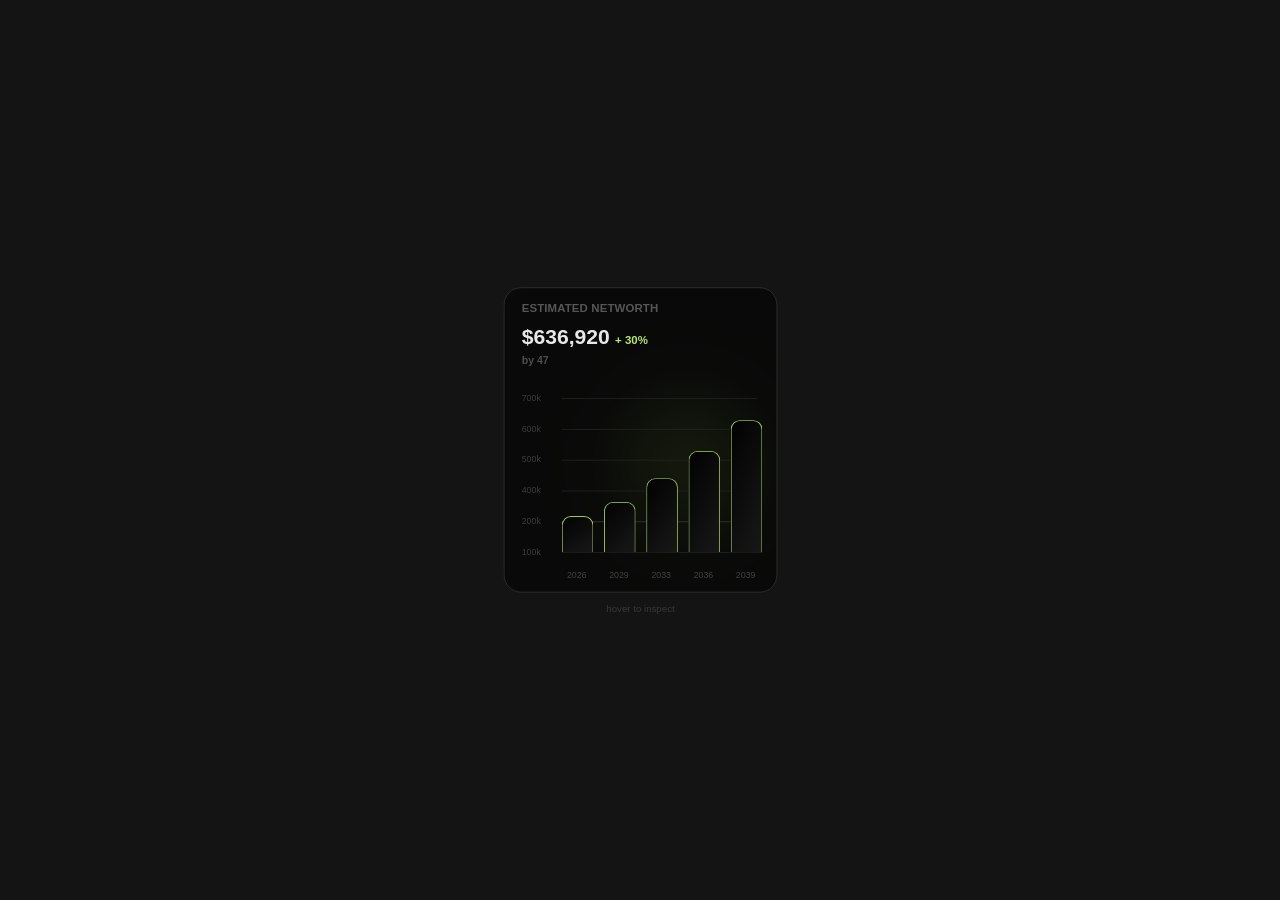
<file: public/portfolio/networth-chart.html>
<!DOCTYPE html>
<html lang="en">
<head>
<meta charset="UTF-8" />
<meta name="viewport" content="width=device-width, initial-scale=1.0" />
<title>Estimated Networth</title>
<style>
  *, *::before, *::after { margin: 0; padding: 0; box-sizing: border-box; }
  body {
    background: #141414;
    display: flex;
    align-items: center;
    justify-content: center;
    min-height: 100vh;
    font-family: 'SF Pro Display', 'SF Pro', -apple-system, BlinkMacSystemFont, 'Inter', sans-serif;
    -webkit-font-smoothing: antialiased;
  }

  .wrapper {
    display: flex;
    flex-direction: column;
    align-items: center;
    justify-content: center;
    width: 373px;
    height: 373px;
    user-select: none;
    -webkit-user-select: none;
    padding: 24px 12px;
  }

  .inner {
    width: 100%;
    max-width: 100%;
    display: flex;
    flex-direction: column;
    align-items: center;
    gap: 12px;
    transform: scale(0.88);
    transform-origin: center center;
  }

  .card {
    width: 311px;
    height: 347px;
    background-color: #080808;
    border-radius: 20px;
    border: 0.5px solid #333333;
    position: relative;
    overflow: hidden;
    opacity: 0.9;
  }

  .ambient-glow {
    position: absolute;
    top: 20%;
    left: 25%;
    width: 260px;
    height: 260px;
    border-radius: 50%;
    background: radial-gradient(circle, rgba(181,255,77,0.12) 0%, rgba(181,255,77,0.04) 40%, transparent 70%);
    pointer-events: none;
    filter: blur(40px);
  }

  .header-label {
    position: absolute;
    left: 19.5px;
    top: 14.5px;
    color: #5e5e5e;
    font-size: 13px;
    font-weight: 590;
    letter-spacing: 0.01em;
  }

  .value-row {
    position: absolute;
    left: 19.5px;
    top: 40.5px;
    display: flex;
    align-items: baseline;
    gap: 6px;
  }

  .value-amount {
    color: #fff;
    font-size: 24px;
    font-weight: 590;
    font-variant-numeric: tabular-nums;
  }

  .value-growth {
    color: #c8ff75;
    font-size: 13px;
    font-weight: 590;
    font-variant-numeric: tabular-nums;
  }

  .by-age {
    position: absolute;
    left: 19.5px;
    top: 74.5px;
    color: #555;
    font-size: 12px;
    font-weight: 590;
    font-variant-numeric: tabular-nums;
  }

  .grid-label {
    position: absolute;
    left: 19.5px;
    color: #40413f;
    font-size: 10px;
    font-weight: 510;
  }

  .grid-line {
    position: absolute;
    left: 64.5px;
    width: 222px;
    height: 0.5px;
    background-color: #222222;
  }

  .baseline {
    position: absolute;
    left: 64.5px;
    top: 299.5px;
    width: 228px;
    height: 0.5px;
    background-color: #222222;
  }

  /* Bar container */
  .bar-container {
    position: absolute;
    width: 35px;
    cursor: pointer;
  }

  /* Hover value label */
  .bar-value-label {
    position: absolute;
    top: -22px;
    left: 0;
    width: 35px;
    text-align: center;
    color: #b4e569;
    font-size: 10px;
    font-weight: 590;
    white-space: nowrap;
    z-index: 10;
    opacity: 0;
    transform: translateY(6px);
    transition: opacity 0.25s cubic-bezier(0.23,1,0.32,1), transform 0.25s cubic-bezier(0.23,1,0.32,1);
  }

  .bar-container.hovered .bar-value-label {
    opacity: 1;
    transform: translateY(0);
  }

  /* Bar body */
  .bar-body {
    width: 35px;
    border-radius: 10px 10px 0 0;
    position: relative;
    transform-origin: bottom;
    transform: scaleY(0);
    transition: background-color 0.3s ease;
  }

  .bar-body.animate {
    animation: growBar 0.7s cubic-bezier(0.23,1,0.32,1) both;
  }

  @keyframes growBar {
    from { transform: scaleY(0); }
    to { transform: scaleY(1); }
  }

  .bar-container.hovered .bar-body {
    background-image: none !important;
    background-color: #111111 !important;
  }

  /* Border overlay */
  .bar-border {
    position: absolute;
    top: -0.5px;
    left: -0.5px;
    right: -0.5px;
    bottom: 0;
    border-radius: 10.5px 10.5px 0 0;
    border-top: 0.5px solid #b6e86a;
    border-left: 0.5px solid #b6e86a;
    border-right: 0.5px solid #b6e86a;
    border-bottom: none;
    pointer-events: none;
    transition: border-color 0.3s ease;
  }

  .bar-container.hovered .bar-border {
    bottom: -0.5px;
    border-top-color: #414240;
    border-left-color: #414240;
    border-right-color: #414240;
    border-bottom: 0.5px solid #414240;
  }

  /* Inner glow */
  .bar-glow {
    position: absolute;
    inset: -0.5px;
    border-radius: inherit;
    pointer-events: none;
    box-shadow: inset 0px 0px 0px 0px rgba(180,229,105,0);
    transition: box-shadow 0.35s ease-out;
  }

  .bar-container.hovered .bar-glow {
    box-shadow: inset 0px 0px 17.1px 0px #b4e569;
  }

  /* Year labels */
  .year-label {
    position: absolute;
    top: 319.5px;
    width: 35px;
    text-align: center;
    color: #464746;
    font-size: 10px;
    font-weight: 400;
    transition: color 0.25s ease;
  }

  .year-label.hovered {
    color: #b4e569;
  }

  .hint {
    color: #383838;
    font-size: 11px;
    font-weight: 500;
  }
</style>
</head>
<body>

<div class="wrapper">
  <div class="inner">
    <div class="card">
      <div class="ambient-glow"></div>
      <p class="header-label">ESTIMATED NETWORTH</p>

      <div class="value-row">
        <p class="value-amount" id="valueAmount"></p>
        <p class="value-growth" id="valueGrowth"></p>
      </div>
      <p class="by-age" id="byAge"></p>

      <!-- Grid labels & lines built by JS -->
      <div id="gridArea"></div>
      <div class="baseline"></div>

      <!-- Bars built by JS -->
      <div id="barsArea"></div>

      <!-- Year labels built by JS -->
      <div id="yearsArea"></div>
    </div>

    <p class="hint">hover to inspect</p>
  </div>
</div>

<script>
(function() {
  var data = [
    { year: "2026", value: 189420, label: "$189k", barHeight: 41,  left: 64.5,  gradientAngle: 143.543, age: 34, growthPercent: 8  },
    { year: "2029", value: 251780, label: "$251k", barHeight: 57,  left: 112.5, gradientAngle: 134.234, age: 37, growthPercent: 12 },
    { year: "2033", value: 434150, label: "$434k", barHeight: 84,  left: 160.5, gradientAngle: 123.451, age: 41, growthPercent: 18 },
    { year: "2036", value: 502340, label: "$502k", barHeight: 115, left: 208.5, gradientAngle: 115.76,  age: 44, growthPercent: 24 },
    { year: "2039", value: 636920, label: "$636k", barHeight: 150, left: 256.5, gradientAngle: 110.303, age: 47, growthPercent: 30 }
  ];

  var gridLines = [
    { label: "700k", labelTop: 118.5, lineTop: 124.5 },
    { label: "600k", labelTop: 153.5, lineTop: 159.5 },
    { label: "500k", labelTop: 188.5, lineTop: 194.5 },
    { label: "400k", labelTop: 223.5, lineTop: 229.5 },
    { label: "200k", labelTop: 258.5, lineTop: 264.5 },
    { label: "100k", labelTop: 293.5, lineTop: 299.5 }
  ];

  var BASELINE_Y = 299.5;
  var defaultData = data[data.length - 1];

  // Current animated values
  var currentValue = defaultData.value;
  var currentGrowth = defaultData.growthPercent;
  var currentAge = defaultData.age;
  var targetValue = defaultData.value;
  var targetGrowth = defaultData.growthPercent;
  var targetAge = defaultData.age;

  var valueEl = document.getElementById("valueAmount");
  var growthEl = document.getElementById("valueGrowth");
  var ageEl = document.getElementById("byAge");

  // Build grid
  var gridArea = document.getElementById("gridArea");
  gridLines.forEach(function(g, i) {
    var label = document.createElement("p");
    label.className = "grid-label";
    label.style.top = g.labelTop + "px";
    label.textContent = g.label;
    gridArea.appendChild(label);

    if (i < 5) {
      var line = document.createElement("div");
      line.className = "grid-line";
      line.style.top = g.lineTop + "px";
      if (i === 4) line.style.backgroundColor = "#3a3a3a";
      gridArea.appendChild(line);
    }
  });

  // Build bars
  var barsArea = document.getElementById("barsArea");
  var yearsArea = document.getElementById("yearsArea");
  var barContainers = [];
  var yearLabels = [];

  data.forEach(function(bar, i) {
    var barTop = BASELINE_Y - bar.barHeight;

    // Container
    var container = document.createElement("div");
    container.className = "bar-container";
    container.style.left = bar.left + "px";
    container.style.top = barTop + "px";
    container.style.height = bar.barHeight + "px";

    // Value label
    var valLabel = document.createElement("p");
    valLabel.className = "bar-value-label";
    valLabel.textContent = bar.label;
    container.appendChild(valLabel);

    // Bar body
    var body = document.createElement("div");
    body.className = "bar-body";
    body.style.height = bar.barHeight + "px";
    body.style.backgroundImage = "linear-gradient(" + bar.gradientAngle + "deg, rgb(0,0,0) 2.6%, rgb(24,24,24) 97.4%)";

    // Border overlay
    var border = document.createElement("div");
    border.className = "bar-border";
    body.appendChild(border);

    // Glow
    var glow = document.createElement("div");
    glow.className = "bar-glow";
    body.appendChild(glow);

    container.appendChild(body);
    barsArea.appendChild(container);
    barContainers.push({ el: container, body: body, data: bar });

    // Year label
    var yearLabel = document.createElement("p");
    yearLabel.className = "year-label";
    yearLabel.style.left = bar.left + "px";
    yearLabel.textContent = bar.year;
    yearsArea.appendChild(yearLabel);
    yearLabels.push(yearLabel);

    // Hover events
    container.addEventListener("mouseenter", function() {
      container.classList.add("hovered");
      yearLabel.classList.add("hovered");
      setTarget(bar);
    });
    container.addEventListener("mouseleave", function() {
      container.classList.remove("hovered");
      yearLabel.classList.remove("hovered");
      setTarget(defaultData);
    });

    // Staggered grow animation
    setTimeout(function() {
      body.classList.add("animate");
    }, 100 + i * 80);
  });

  function setTarget(d) {
    targetValue = d.value;
    targetGrowth = d.growthPercent;
    targetAge = d.age;
  }

  // Animation loop for number counting
  var animating = false;

  function updateDisplay() {
    valueEl.textContent = "$" + Math.round(currentValue).toLocaleString();
    growthEl.textContent = "+ " + Math.round(currentGrowth) + "%";
    ageEl.textContent = "by " + Math.round(currentAge);
  }

  function lerp(current, target, speed) {
    var diff = target - current;
    if (Math.abs(diff) < 1) return target;
    return current + diff * speed;
  }

  function tick() {
    currentValue = lerp(currentValue, targetValue, 0.12);
    currentGrowth = lerp(currentGrowth, targetGrowth, 0.15);
    currentAge = lerp(currentAge, targetAge, 0.15);
    updateDisplay();
    requestAnimationFrame(tick);
  }

  updateDisplay();
  requestAnimationFrame(tick);
})();
</script>
</body>
</html>
</file>
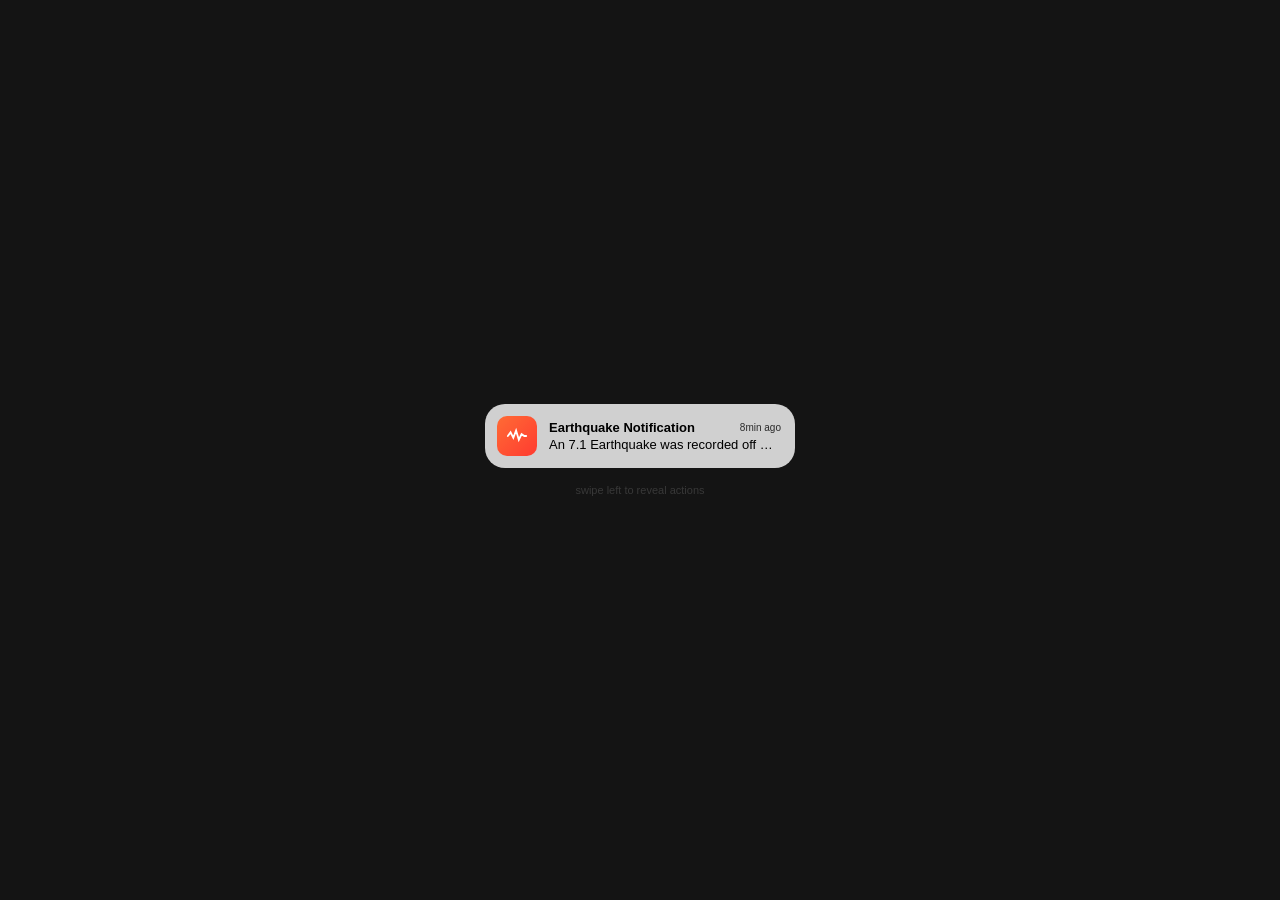
<file: public/portfolio/swipe-notification.html>
<!DOCTYPE html>
<html lang="en">
<head>
<meta charset="UTF-8" />
<meta name="viewport" content="width=device-width, initial-scale=1.0" />
<title>Swipe Notification</title>
<style>
  *, *::before, *::after { margin: 0; padding: 0; box-sizing: border-box; }
  body {
    background: #141414;
    display: flex;
    align-items: center;
    justify-content: center;
    min-height: 100vh;
    font-family: 'SF Pro', 'Inter', -apple-system, BlinkMacSystemFont, sans-serif;
    -webkit-font-smoothing: antialiased;
    user-select: none;
    -webkit-user-select: none;
  }

  .notif-wrapper {
    display: flex;
    flex-direction: column;
    align-items: center;
    justify-content: center;
    width: 373px;
    height: 373px;
  }

  .notif-container {
    width: 310px;
    height: 64px;
    position: relative;
  }

  .notif-inner {
    height: 64px;
    position: relative;
  }

  /* Action buttons row */
  .actions-row {
    position: absolute;
    top: 0;
    right: 0;
    height: 100%;
    display: flex;
    align-items: center;
    gap: 5px;
  }

  .action-btn {
    height: 100%;
    border-radius: 20px;
    display: flex;
    align-items: center;
    justify-content: center;
    cursor: pointer;
    overflow: hidden;
    border: none;
    font-size: 13px;
    white-space: nowrap;
    font-family: inherit;
    width: 0;
    opacity: 0;
    transform: scale(0.3);
    transition: none;
  }

  .action-btn.mute {
    background: rgba(255,255,255,0.8);
    color: black;
  }

  .action-btn.delete {
    background: rgba(255,59,48,0.15);
    color: rgba(255,59,48,1);
  }

  /* Notification card */
  .notif-card {
    position: absolute;
    top: 0;
    left: 0;
    background: rgba(255,255,255,0.8);
    border-radius: 20px;
    height: 64px;
    display: flex;
    align-items: center;
    width: 310px;
    cursor: grab;
    touch-action: none;
    will-change: transform;
  }

  .notif-card.dragging { cursor: grabbing; }

  .app-icon {
    margin-left: 12px;
    width: 40px;
    height: 40px;
    border-radius: 10px;
    flex-shrink: 0;
    background: linear-gradient(135deg, #FF6B35, #FF3B30);
    display: flex;
    align-items: center;
    justify-content: center;
  }

  .notif-content {
    margin-left: 12px;
    flex: 1;
    min-width: 0;
    padding-right: 14px;
  }

  .notif-header {
    display: flex;
    align-items: center;
    justify-content: space-between;
  }

  .notif-title {
    font-size: 13px;
    color: black;
    font-weight: 700;
    overflow: hidden;
    text-overflow: ellipsis;
    white-space: nowrap;
  }

  .notif-time {
    font-size: 10px;
    color: rgba(0,0,0,0.8);
    flex-shrink: 0;
    margin-left: 8px;
  }

  .notif-body {
    font-size: 13px;
    color: black;
    margin-top: 2px;
    overflow: hidden;
    text-overflow: ellipsis;
    white-space: nowrap;
  }

  /* Dismissed state */
  .dismissed-text {
    height: 64px;
    display: flex;
    align-items: center;
    justify-content: center;
    font-size: 13px;
    color: rgba(255,255,255,0.35);
    opacity: 0;
    transform: scale(0.95);
    animation: fadeInScale 0.3s ease forwards;
  }

  @keyframes fadeInScale {
    from { opacity: 0; transform: scale(0.95); }
    to { opacity: 1; transform: scale(1); }
  }

  .hint-text {
    margin-top: 16px;
    font-size: 11px;
    color: #383838;
    font-weight: 500;
  }

  /* Drag overlay */
  .drag-overlay {
    position: fixed;
    inset: 0;
    z-index: 9999;
    cursor: grabbing;
    touch-action: none;
    display: none;
  }
</style>
</head>
<body>

<div class="notif-wrapper">
  <div class="notif-container" id="container">
    <div class="notif-inner" id="notifInner">
      <!-- Action buttons behind -->
      <div class="actions-row">
        <button class="action-btn mute" id="btnMute">Mute</button>
        <button class="action-btn delete" id="btnDelete">Delete</button>
      </div>

      <!-- Notification card -->
      <div class="notif-card" id="notifCard">
        <div class="app-icon">
          <svg width="22" height="22" viewBox="0 0 24 24" fill="none" stroke="white" stroke-width="2" stroke-linecap="round">
            <polyline points="2,12 5,8 8,14 11,6 14,16 17,10 20,12 22,12" />
          </svg>
        </div>
        <div class="notif-content">
          <div class="notif-header">
            <span class="notif-title">Earthquake Notification</span>
            <span class="notif-time">8min ago</span>
          </div>
          <p class="notif-body">An 7.1 Earthquake was recorded off Russia</p>
        </div>
      </div>
    </div>
  </div>

  <p class="hint-text">swipe left to reveal actions</p>
</div>

<div class="drag-overlay" id="dragOverlay"></div>

<script>
(function() {
  var CONTAINER_W = 310;
  var GAP = 5;
  var BTN_MAX = 80;
  var TOTAL_DRAG = GAP + BTN_MAX + GAP + BTN_MAX; // 170
  var SNAP_THRESHOLD = -55;

  var container = document.getElementById("container");
  var notifInner = document.getElementById("notifInner");
  var notifCard = document.getElementById("notifCard");
  var btnMute = document.getElementById("btnMute");
  var btnDelete = document.getElementById("btnDelete");
  var dragOverlay = document.getElementById("dragOverlay");

  var dragX = 0;
  var isDragging = false;
  var dragStartClientX = 0;
  var dragStartDragX = 0;
  var dismissed = false;

  // Spring animation
  var springRaf = null;
  var springVel = 0;

  function springTo(target, onComplete) {
    if (springRaf) cancelAnimationFrame(springRaf);
    springVel = 0;
    var stiffness = 400;
    var damping = 35;
    var prev = null;

    function tick(now) {
      var dt = prev ? Math.min((now - prev) / 1000, 0.032) : 1/60;
      prev = now;
      var steps = 8;
      var subDt = dt / steps;
      for (var i = 0; i < steps; i++) {
        var force = -stiffness * (dragX - target) - damping * springVel;
        springVel += force * subDt;
        dragX += springVel * subDt;
      }
      if (Math.abs(dragX - target) < 0.3 && Math.abs(springVel) < 0.3) {
        dragX = target;
        springVel = 0;
        updateUI();
        if (onComplete) onComplete();
        return;
      }
      updateUI();
      springRaf = requestAnimationFrame(tick);
    }
    springRaf = requestAnimationFrame(tick);
  }

  function clamp(min, max, v) { return Math.max(min, Math.min(max, v)); }

  function getBtn1Props(dx) {
    var revealed = -dx;
    var width = clamp(0, BTN_MAX, revealed - GAP);
    var progress = width / BTN_MAX;
    return {
      width: Math.max(0, width),
      opacity: progress < 0.05 ? 0 : clamp(0, 1, (progress - 0.05) * 2),
      scale: clamp(0.3, 1, 0.3 + progress * 0.7)
    };
  }

  function getBtn2Props(dx) {
    var revealed = -dx;
    var phase2 = revealed - GAP - BTN_MAX - GAP;
    var width = clamp(0, BTN_MAX, phase2);
    var progress = width / BTN_MAX;
    return {
      width: Math.max(0, width),
      opacity: progress < 0.05 ? 0 : clamp(0, 1, (progress - 0.05) * 2),
      scale: clamp(0.3, 1, 0.3 + progress * 0.7)
    };
  }

  function updateUI() {
    notifCard.style.transform = "translateX(" + dragX + "px)";

    var b1 = getBtn1Props(dragX);
    var b2 = getBtn2Props(dragX);

    btnMute.style.width = b1.width + "px";
    btnMute.style.opacity = b1.opacity;
    btnMute.style.transform = "scale(" + b1.scale + ")";

    btnDelete.style.width = b2.width + "px";
    btnDelete.style.opacity = b2.opacity;
    btnDelete.style.transform = "scale(" + b2.scale + ")";
  }

  // Pointer events on card
  notifCard.addEventListener("pointerdown", function(e) {
    if (dismissed) return;
    e.preventDefault();
    if (springRaf) { cancelAnimationFrame(springRaf); springRaf = null; }
    dragStartClientX = e.clientX;
    dragStartDragX = dragX;
    isDragging = true;
    notifCard.classList.add("dragging");
    dragOverlay.style.display = "block";
  });

  dragOverlay.addEventListener("pointermove", function(e) {
    if (!isDragging) return;
    var dx = e.clientX - dragStartClientX;
    var raw = dragStartDragX + dx;

    if (raw > 0) {
      dragX = raw * 0.08;
    } else if (raw < -TOTAL_DRAG) {
      dragX = -TOTAL_DRAG + (raw + TOTAL_DRAG) * 0.08;
    } else {
      dragX = raw;
    }
    updateUI();
  });

  function endDrag() {
    if (!isDragging) return;
    isDragging = false;
    notifCard.classList.remove("dragging");
    dragOverlay.style.display = "none";

    if (dragX < SNAP_THRESHOLD) {
      springTo(-TOTAL_DRAG);
    } else {
      springTo(0);
    }
  }

  dragOverlay.addEventListener("pointerup", endDrag);
  dragOverlay.addEventListener("pointercancel", endDrag);

  // Mute button
  btnMute.addEventListener("click", function() {
    springTo(0);
  });

  // Delete button
  btnDelete.addEventListener("click", function() {
    dismissed = true;
    notifInner.innerHTML = '<div class="dismissed-text">Notification dismissed</div>';

    setTimeout(function() {
      dismissed = false;
      dragX = 0;

      notifInner.innerHTML =
        '<div class="actions-row">' +
          '<button class="action-btn mute" id="btnMute">Mute</button>' +
          '<button class="action-btn delete" id="btnDelete">Delete</button>' +
        '</div>' +
        '<div class="notif-card" id="notifCard">' +
          '<div class="app-icon">' +
            '<svg width="22" height="22" viewBox="0 0 24 24" fill="none" stroke="white" stroke-width="2" stroke-linecap="round">' +
              '<polyline points="2,12 5,8 8,14 11,6 14,16 17,10 20,12 22,12" />' +
            '</svg>' +
          '</div>' +
          '<div class="notif-content">' +
            '<div class="notif-header">' +
              '<span class="notif-title">Earthquake Notification</span>' +
              '<span class="notif-time">8min ago</span>' +
            '</div>' +
            '<p class="notif-body">An 7.1 Earthquake was recorded off Russia</p>' +
          '</div>' +
        '</div>';

      // Re-bind elements
      rebind();
      updateUI();
    }, 1200);
  });

  function rebind() {
    notifCard = document.getElementById("notifCard");
    btnMute = document.getElementById("btnMute");
    btnDelete = document.getElementById("btnDelete");

    notifCard.addEventListener("pointerdown", function(e) {
      if (dismissed) return;
      e.preventDefault();
      if (springRaf) { cancelAnimationFrame(springRaf); springRaf = null; }
      dragStartClientX = e.clientX;
      dragStartDragX = dragX;
      isDragging = true;
      notifCard.classList.add("dragging");
      dragOverlay.style.display = "block";
    });

    btnMute.addEventListener("click", function() {
      springTo(0);
    });

    btnDelete.addEventListener("click", function() {
      dismissed = true;
      notifInner.innerHTML = '<div class="dismissed-text">Notification dismissed</div>';
      setTimeout(function() {
        dismissed = false;
        dragX = 0;
        notifInner.innerHTML =
          '<div class="actions-row">' +
            '<button class="action-btn mute" id="btnMute">Mute</button>' +
            '<button class="action-btn delete" id="btnDelete">Delete</button>' +
          '</div>' +
          '<div class="notif-card" id="notifCard">' +
            '<div class="app-icon">' +
              '<svg width="22" height="22" viewBox="0 0 24 24" fill="none" stroke="white" stroke-width="2" stroke-linecap="round">' +
                '<polyline points="2,12 5,8 8,14 11,6 14,16 17,10 20,12 22,12" />' +
              '</svg>' +
            '</div>' +
            '<div class="notif-content">' +
              '<div class="notif-header">' +
                '<span class="notif-title">Earthquake Notification</span>' +
                '<span class="notif-time">8min ago</span>' +
              '</div>' +
              '<p class="notif-body">An 7.1 Earthquake was recorded off Russia</p>' +
            '</div>' +
          '</div>';
        rebind();
        updateUI();
      }, 1200);
    });
  }

  // Initial render
  updateUI();
})();
</script>
</body>
</html>
</file>
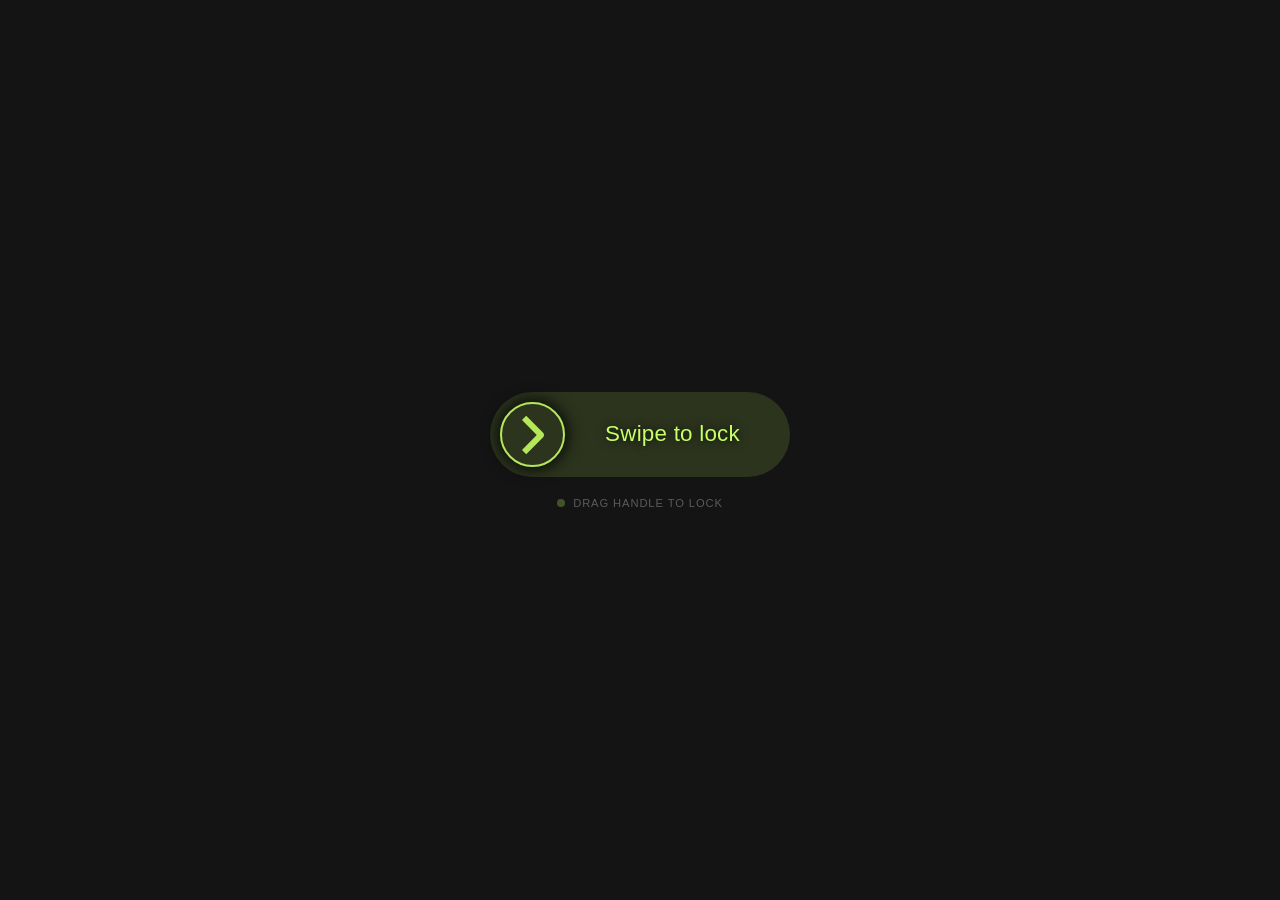
<file: public/portfolio/swipe-to-lock.html>
<!DOCTYPE html>
<html lang="en">
<head>
<meta charset="UTF-8" />
<meta name="viewport" content="width=device-width, initial-scale=1.0" />
<title>Swipe to Lock</title>
<style>
  *, *::before, *::after { margin: 0; padding: 0; box-sizing: border-box; }
  body {
    background: #141414;
    display: flex;
    align-items: center;
    justify-content: center;
    min-height: 100vh;
    font-family: 'Inter', -apple-system, BlinkMacSystemFont, sans-serif;
    -webkit-font-smoothing: antialiased;
    user-select: none;
    -webkit-user-select: none;
  }

  .swipe-wrapper {
    display: flex;
    flex-direction: column;
    align-items: center;
    justify-content: center;
    width: 373px;
    height: 373px;
    gap: 20px;
    touch-action: none;
  }

  .track-outer {
    position: relative;
    width: 300px;
    height: 85px;
    max-width: 95vw;
  }

  .track-bg {
    position: absolute;
    inset: 0;
    border-radius: 100px;
    overflow: hidden;
    border: 1.5px solid rgba(180,232,90,0);
    transition: border-color 0.4s ease;
  }

  .track-bg.locked {
    border-color: rgba(180,232,90,0.25);
  }

  .track-shimmer {
    position: absolute;
    inset: 0;
    background: linear-gradient(90deg, transparent 0%, rgba(180,232,90,0.08) 50%, transparent 100%);
    transform: translateX(-100%);
    animation: shimmer 2.5s ease-in-out infinite 1s;
    pointer-events: none;
    transition: opacity 0.5s ease;
  }

  @keyframes shimmer {
    0%   { transform: translateX(-100%); }
    100% { transform: translateX(100%); }
  }

  .track-text {
    position: absolute;
    top: 50%;
    left: 75px;
    right: 10px;
    transform: translateY(-50%);
    color: #C7FF67;
    font-size: 1.4rem;
    font-weight: 300;
    letter-spacing: 0.01em;
    white-space: nowrap;
    text-shadow: 0 0 10px rgba(0,0,0,0.8);
    pointer-events: none;
    z-index: 1;
    text-align: center;
  }

  .track-text-swipe {
    transition: opacity 0.15s;
  }

  .track-text-locked {
    position: absolute;
    left: -65px;
    right: 0;
    top: 50%;
    transform: translateY(-50%);
    text-align: center;
    opacity: 0;
    transition: opacity 0.3s ease 0s;
  }

  .track-text-locked.visible {
    opacity: 1;
    transition-delay: 0.1s;
  }

  /* Handle */
  .handle-wrap {
    position: absolute;
    top: 10px;
    left: 10px;
    width: 65px;
    height: 65px;
    z-index: 10;
    cursor: grab;
    will-change: transform;
  }

  .handle-wrap.locked { cursor: pointer; }
  .handle-wrap.dragging { cursor: grabbing; }

  .handle-circle {
    width: 100%;
    height: 100%;
    border-radius: 50%;
    display: flex;
    align-items: center;
    justify-content: center;
    position: relative;
    overflow: visible;
    border: 2px solid #B4E85A;
    transition: border-color 0.3s ease, background-color 0.15s ease;
  }

  .handle-circle.locked {
    border-color: rgba(180,232,90,0.5);
    background-color: rgba(180,232,90,0.05);
  }

  /* Glass effect layers */
  .handle-glass-1, .handle-glass-2, .handle-glass-3 {
    position: absolute;
    inset: 0;
    border-radius: 50%;
    pointer-events: none;
    opacity: 0;
    transition: opacity 0.15s;
  }

  .handle-glass-1 {
    background: linear-gradient(-38deg, transparent 30%, rgba(255,255,255,0.15) 55%, rgba(255,255,255,0.25) 60%, transparent 75%);
  }

  .handle-glass-2 {
    background: radial-gradient(ellipse at 35% 25%, rgba(200,240,120,0.12) 0%, transparent 50%);
  }

  .handle-glass-3 {
    inset: 2px;
    border: 1px solid rgba(180,232,90,0.15);
  }

  /* Chevron */
  .chevron-icon {
    position: absolute;
    display: flex;
    align-items: center;
    justify-content: center;
    transition: opacity 0.15s;
  }

  /* Lock icon */
  .lock-icon-wrap {
    position: absolute;
    display: flex;
    align-items: center;
    justify-content: center;
    opacity: 0;
    transition: opacity 0.15s;
  }

  .lock-shackle {
    transition: transform 0.45s cubic-bezier(0.2, 1.6, 0.4, 1);
  }

  .lock-shackle.open {
    transform: translateY(-18px) rotate(35deg);
    transform-origin: 32px 24.5px;
  }

  .lock-shackle.closed {
    transform: translateY(0) rotate(0deg);
    transform-origin: 32px 24.5px;
  }

  .lock-svg {
    overflow: visible;
  }

  .lock-svg.bounce {
    animation: lockBounce 0.6s ease-out 0.1s both;
  }

  @keyframes lockBounce {
    0%   { transform: scale(1) rotate(0deg); }
    25%  { transform: scale(1.35) rotate(-3deg); }
    45%  { transform: scale(0.9) rotate(3deg); }
    70%  { transform: scale(1.1) rotate(-1.5deg); }
    100% { transform: scale(1) rotate(0deg); }
  }

  .lock-glow {
    position: absolute;
    width: 80px;
    height: 80px;
    border-radius: 50%;
    background: radial-gradient(circle, rgba(199,255,103,0.4) 0%, transparent 70%);
    pointer-events: none;
    opacity: 0;
  }

  .lock-glow.active {
    animation: lockGlow 0.6s ease-out 0.15s forwards;
  }

  @keyframes lockGlow {
    0%   { transform: scale(0); opacity: 0; }
    40%  { transform: scale(2.2); opacity: 0.8; }
    100% { transform: scale(2.2); opacity: 0; }
  }

  /* Pulse ring */
  .pulse-ring {
    position: absolute;
    top: 10px;
    right: 10px;
    width: 65px;
    height: 65px;
    border-radius: 50%;
    border: 2px solid rgba(180,232,90,0.4);
    pointer-events: none;
    opacity: 0;
  }

  .pulse-ring.active {
    animation: pulseRing 0.8s ease-out forwards;
  }

  @keyframes pulseRing {
    0%   { transform: scale(1); opacity: 0.6; }
    100% { transform: scale(1.6); opacity: 0; }
  }

  /* Status row */
  .status-row {
    display: flex;
    align-items: center;
    gap: 8px;
  }

  .status-dot {
    width: 8px;
    height: 8px;
    border-radius: 50%;
    background-color: rgba(180,232,90,0.3);
    transition: all 0.3s ease;
  }

  .status-dot.locked {
    background-color: #C7FF67;
    box-shadow: 0 0 8px rgba(199,255,103,0.5);
  }

  .status-text {
    color: rgba(255,255,255,0.3);
    font-size: 0.7rem;
    letter-spacing: 0.08em;
    text-transform: uppercase;
    transition: color 0.3s ease;
  }

  .status-text.locked {
    color: rgba(199,255,103,0.5);
  }

  /* Drag overlay */
  .drag-overlay {
    position: fixed;
    inset: 0;
    z-index: 9999;
    cursor: grabbing;
    touch-action: none;
    display: none;
  }
</style>
</head>
<body>

<div class="swipe-wrapper">
  <div class="track-outer">
    <div class="track-bg" id="trackBg">
      <div class="track-shimmer" id="trackShimmer"></div>
    </div>

    <div class="track-text">
      <span class="track-text-swipe" id="textSwipe">Swipe to lock</span>
      <span class="track-text-locked" id="textLocked">Locked</span>
    </div>

    <div class="handle-wrap" id="handle">
      <div class="handle-circle" id="handleCircle">
        <div class="handle-glass-1" id="glass1"></div>
        <div class="handle-glass-2" id="glass2"></div>
        <div class="handle-glass-3" id="glass3"></div>

        <div class="chevron-icon" id="chevronWrap">
          <svg width="22" height="40" viewBox="0 0 46 80" fill="none">
            <path clip-rule="evenodd" d="M44.171 44.4437L8.83296 80L0 71.1125L30.9216 40L0 8.88749L8.83296 0L44.171 35.5563C45.3421 36.7349 46 38.3333 46 40C46 41.6666 45.3421 43.2651 44.171 44.4437Z" fill="#B4E85A" fill-rule="evenodd" />
          </svg>
        </div>

        <div class="lock-icon-wrap" id="lockWrap">
          <div class="lock-glow" id="lockGlow"></div>
          <svg class="lock-svg" id="lockSvg" width="28" height="36" viewBox="0 0 56 70" fill="none">
            <rect x="0" y="24.5" width="56" height="45.5" rx="7" fill="#C7FF67" />
            <circle cx="28" cy="44" r="6" fill="#1a1a0a" />
            <rect x="25" y="44" width="6" height="12" rx="2" fill="#1a1a0a" />
            <path class="lock-shackle open" id="lockShackle" d="M17.5 24.5V17.5C17.5 11.725 22.225 7 28 7C33.775 7 38.5 11.725 38.5 17.5V24.5" stroke="#C7FF67" stroke-width="7" stroke-linecap="round" fill="none" />
          </svg>
        </div>
      </div>
    </div>

    <div class="pulse-ring" id="pulseRing"></div>
  </div>

  <div class="status-row">
    <div class="status-dot" id="statusDot"></div>
    <span class="status-text" id="statusText">Drag handle to lock</span>
  </div>
</div>

<div class="drag-overlay" id="dragOverlay"></div>

<script>
(function() {
  var TRACK_WIDTH = 300;
  var HANDLE_SIZE = 65;
  var PADDING = 10;
  var MAX_DRAG = TRACK_WIDTH - HANDLE_SIZE - PADDING * 2;
  var LOCK_THRESHOLD = MAX_DRAG * 0.65;

  // Elements
  var handle = document.getElementById("handle");
  var handleCircle = document.getElementById("handleCircle");
  var trackBg = document.getElementById("trackBg");
  var trackShimmer = document.getElementById("trackShimmer");
  var textSwipe = document.getElementById("textSwipe");
  var textLocked = document.getElementById("textLocked");
  var chevronWrap = document.getElementById("chevronWrap");
  var lockWrap = document.getElementById("lockWrap");
  var lockGlow = document.getElementById("lockGlow");
  var lockSvg = document.getElementById("lockSvg");
  var lockShackle = document.getElementById("lockShackle");
  var pulseRing = document.getElementById("pulseRing");
  var statusDot = document.getElementById("statusDot");
  var statusText = document.getElementById("statusText");
  var glass1 = document.getElementById("glass1");
  var glass2 = document.getElementById("glass2");
  var glass3 = document.getElementById("glass3");
  var dragOverlay = document.getElementById("dragOverlay");

  // State
  var pos = 0;
  var isLocked = false;
  var isDragging = false;
  var dragStartX = 0;
  var dragStartPos = 0;

  // Spring animation
  var springRaf = null;
  var springVel = 0;

  function springTo(target, opts, onComplete) {
    var stiffness = (opts && opts.stiffness) || 400;
    var damping = (opts && opts.damping) || 25;
    if (springRaf) cancelAnimationFrame(springRaf);
    springVel = 0;
    var prev = null;

    function tick(now) {
      var dt = prev ? Math.min((now - prev) / 1000, 0.032) : 1/60;
      prev = now;
      var steps = 8;
      var subDt = dt / steps;
      for (var i = 0; i < steps; i++) {
        var force = -stiffness * (pos - target) - damping * springVel;
        springVel += force * subDt;
        pos += springVel * subDt;
      }
      if (Math.abs(pos - target) < 0.15 && Math.abs(springVel) < 0.15) {
        pos = target;
        springVel = 0;
        updateUI();
        if (onComplete) onComplete();
        return;
      }
      updateUI();
      springRaf = requestAnimationFrame(tick);
    }
    springRaf = requestAnimationFrame(tick);
  }

  function clamp(min, max, v) { return Math.max(min, Math.min(max, v)); }
  function lerp(a, b, t) { return a + (b - a) * clamp(0, 1, t); }
  function mapRange(inMin, inMax, outMin, outMax, value) {
    return lerp(outMin, outMax, clamp(0, 1, (value - inMin) / (inMax - inMin)));
  }

  function updateUI() {
    var progress = MAX_DRAG > 0 ? pos / MAX_DRAG : 0;

    // Handle position
    handle.style.transform = "translateX(" + pos + "px)";

    // Track background color
    var bgAlpha = lerp(0.15, 0.05, clamp(0, 1, progress));
    trackBg.style.backgroundColor = "rgba(180,232,90," + bgAlpha + ")";

    // Chevron opacity
    var chevOpacity = mapRange(MAX_DRAG * 0.85, MAX_DRAG * 0.9, 1, 0, pos);
    chevronWrap.style.opacity = chevOpacity;

    // Lock icon opacity
    var lockOpacity = mapRange(MAX_DRAG * 0.9, MAX_DRAG * 0.95, 0, 1, pos);
    lockWrap.style.opacity = lockOpacity;

    // Text opacity
    var txtOpacity = mapRange(0, MAX_DRAG * 0.4, 1, 0, pos);
    textSwipe.style.opacity = isLocked ? 0 : txtOpacity;

    // Glass effect
    var glassOpacity = mapRange(0, MAX_DRAG * 0.3, 0, 1, pos);
    glass1.style.opacity = glassOpacity;
    glass2.style.opacity = glassOpacity;
    glass3.style.opacity = glassOpacity;

    // Handle glow
    var r = lerp(0, 180, clamp(0, 1, progress));
    var g = lerp(0, 232, clamp(0, 1, progress));
    var b = lerp(0, 90, clamp(0, 1, progress));
    var a = lerp(0.8, 0.3, clamp(0, 1, progress));
    handleCircle.style.boxShadow = "0 0 15px 3px rgba(" + r + "," + g + "," + b + "," + a + ")";

    // Handle background
    if (progress <= 0.4) {
      var t = progress / 0.4;
      handleCircle.style.backgroundColor = "rgba(" + lerp(0,180,t) + "," + lerp(0,232,t) + "," + lerp(0,90,t) + "," + lerp(0,0.12,t) + ")";
    } else {
      handleCircle.style.backgroundColor = "rgba(180,232,90," + lerp(0.12, 0.15, (progress - 0.4) / 0.6) + ")";
    }
  }

  function setLocked(locked) {
    isLocked = locked;

    if (locked) {
      trackBg.classList.add("locked");
      trackShimmer.style.opacity = "0";
      textSwipe.style.opacity = "0";
      textLocked.classList.add("visible");
      handleCircle.classList.add("locked");
      handle.classList.add("locked");
      handle.classList.remove("dragging");
      statusDot.classList.add("locked");
      statusText.classList.add("locked");
      statusText.textContent = "Secured \u2014 tap to unlock";

      // Lock animation
      lockShackle.classList.remove("open");
      lockShackle.classList.add("closed");
      lockSvg.classList.add("bounce");
      lockGlow.classList.add("active");

      // Pulse ring
      pulseRing.classList.remove("active");
      void pulseRing.offsetWidth; // reflow
      pulseRing.classList.add("active");
    } else {
      trackBg.classList.remove("locked");
      trackShimmer.style.opacity = "1";
      textLocked.classList.remove("visible");
      handleCircle.classList.remove("locked");
      handle.classList.remove("locked");
      statusDot.classList.remove("locked");
      statusText.classList.remove("locked");
      statusText.textContent = "Drag handle to lock";

      lockShackle.classList.remove("closed");
      lockShackle.classList.add("open");
      lockSvg.classList.remove("bounce");
      lockGlow.classList.remove("active");
      pulseRing.classList.remove("active");
    }
  }

  // Pointer events
  handle.addEventListener("pointerdown", function(e) {
    if (isLocked) return;
    e.preventDefault();
    if (springRaf) { cancelAnimationFrame(springRaf); springRaf = null; }
    dragStartX = e.clientX;
    dragStartPos = pos;
    isDragging = true;
    handle.classList.add("dragging");
    dragOverlay.style.display = "block";
  });

  dragOverlay.addEventListener("pointermove", function(e) {
    if (!isDragging) return;
    var dx = e.clientX - dragStartX;
    var raw = dragStartPos + dx;
    if (raw > MAX_DRAG) {
      pos = MAX_DRAG + (raw - MAX_DRAG) * 0.05;
    } else if (raw < 0) {
      pos = raw * 0.05;
    } else {
      pos = raw;
    }
    updateUI();
  });

  function endDrag() {
    if (!isDragging) return;
    isDragging = false;
    handle.classList.remove("dragging");
    dragOverlay.style.display = "none";

    if (pos >= LOCK_THRESHOLD) {
      setLocked(true);
      springTo(MAX_DRAG, { stiffness: 400, damping: 25 });
    } else {
      springTo(0, { stiffness: 500, damping: 30 });
    }
  }

  dragOverlay.addEventListener("pointerup", endDrag);
  dragOverlay.addEventListener("pointercancel", endDrag);

  // Tap to unlock
  handle.addEventListener("click", function() {
    if (!isLocked) return;
    setLocked(false);
    springTo(0, { stiffness: 400, damping: 25 });
  });

  // Initial render
  updateUI();
})();
</script>
</body>
</html>
</file>
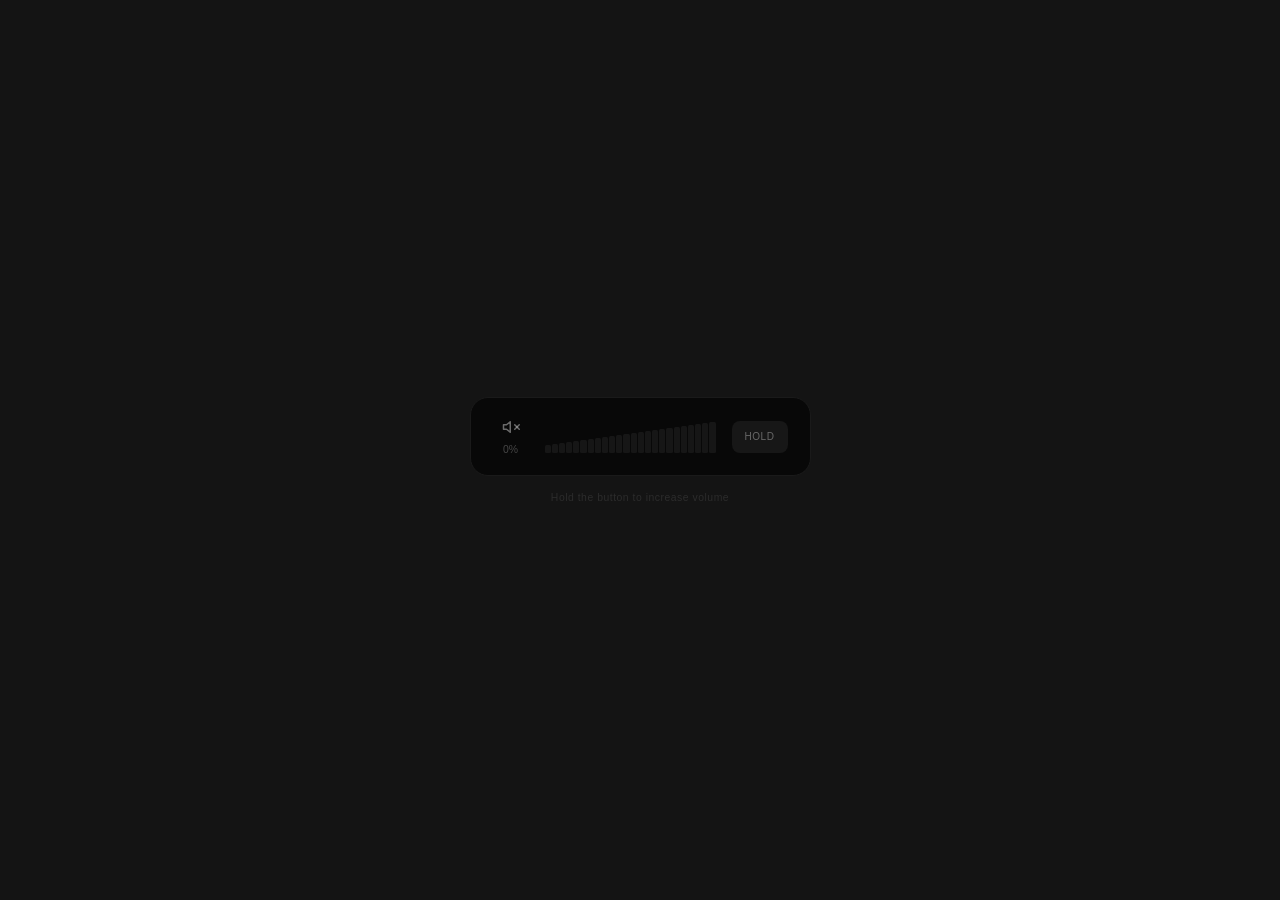
<file: public/portfolio/volume-interaction.html>
<!DOCTYPE html>
<html lang="en">
<head>
<meta charset="UTF-8" />
<meta name="viewport" content="width=device-width, initial-scale=1.0" />
<title>Volume Control</title>
<style>
  *, *::before, *::after { margin: 0; padding: 0; box-sizing: border-box; }
  body {
    background: #141414;
    display: flex;
    align-items: center;
    justify-content: center;
    min-height: 100vh;
    font-family: 'Inter', -apple-system, BlinkMacSystemFont, sans-serif;
    -webkit-font-smoothing: antialiased;
    user-select: none;
    -webkit-user-select: none;
  }

  .vol-frame {
    width: 373px;
    height: 373px;
    display: flex;
    align-items: center;
    justify-content: center;
    padding: 24px 16px;
  }

  .vol-inner {
    width: 100%;
    display: flex;
    flex-direction: column;
    align-items: center;
  }

  .vol-widget {
    width: 100%;
    background-color: #080808;
    border-radius: 18px;
    padding: 20px 22px;
    border: 1px solid #1a1a1a;
    transition: border-color 0.3s;
  }

  .vol-widget.danger {
    border-color: rgba(255, 60, 60, 0.15);
  }

  .vol-row {
    display: flex;
    align-items: center;
    gap: 16px;
  }

  .vol-icon-col {
    display: flex;
    flex-direction: column;
    align-items: center;
    gap: 4px;
    width: 36px;
    flex-shrink: 0;
  }

  .vol-icon-col svg {
    transition: color 0.3s;
  }

  .vol-percent {
    font-size: 0.65rem;
    color: rgba(255,255,255,0.25);
    font-variant-numeric: tabular-nums;
    transition: color 0.3s;
  }

  .vol-percent.danger {
    color: rgba(255, 80, 80, 0.8);
  }

  .vol-bars {
    display: flex;
    align-items: flex-end;
    gap: 1px;
    flex: 1;
    height: 32px;
  }

  .vol-seg {
    flex: 1;
    border-radius: 1.5px;
    background-color: rgba(255,255,255,0.06);
  }

  .hold-btn {
    width: 56px;
    height: 32px;
    min-width: 56px;
    max-width: 56px;
    min-height: 32px;
    max-height: 32px;
    border-radius: 8px;
    border: none;
    background-color: rgba(255,255,255,0.06);
    color: rgba(255,255,255,0.35);
    font-size: 10px;
    font-weight: 500;
    letter-spacing: 0.05em;
    font-family: 'Inter', -apple-system, sans-serif;
    cursor: pointer;
    flex-shrink: 0;
    flex-grow: 0;
    transition: all 0.15s;
    padding: 0;
    margin: 0;
    line-height: 1;
    -webkit-appearance: none;
    appearance: none;
  }

  .hold-btn.active {
    background-color: rgba(255,255,255,0.15);
    color: rgba(255,255,255,0.9);
  }

  .vol-warning {
    overflow: hidden;
    max-height: 0;
    opacity: 0;
    transition: max-height 0.3s ease, opacity 0.3s ease, margin-top 0.3s ease;
    margin-top: 0;
  }

  .vol-warning.show {
    max-height: 40px;
    opacity: 1;
    margin-top: 12px;
  }

  .vol-warning-inner {
    padding: 8px 10px;
    border-radius: 8px;
    background-color: rgba(255, 60, 60, 0.08);
    border: 1px solid rgba(255, 60, 60, 0.12);
    display: flex;
    align-items: center;
    gap: 8px;
  }

  .vol-warning-inner svg {
    flex-shrink: 0;
  }

  .vol-warning-inner span {
    font-size: 0.65rem;
    color: rgba(255, 80, 80, 0.7);
  }

  @keyframes pulseWarn {
    0%, 100% { opacity: 0.8; }
    50% { opacity: 0.4; }
  }

  .warn-icon-pulse {
    animation: pulseWarn 1s ease-in-out infinite;
  }

  .vol-hint {
    text-align: center;
    margin-top: 16px;
    color: rgba(255,255,255,0.1);
    font-size: 0.65rem;
    letter-spacing: 0.05em;
  }
</style>
</head>
<body>

<div class="vol-frame">
  <div class="vol-inner">
    <div class="vol-widget" id="widget">
      <div class="vol-row">
        <div class="vol-icon-col">
          <div id="volIcon"></div>
          <span class="vol-percent" id="volPercent">0%</span>
        </div>
        <div class="vol-bars" id="volBars"></div>
        <div id="holdBtnWrap" style="width:56px;height:32px;flex-shrink:0;flex-grow:0;">
          <button id="holdBtn" style="display:flex;align-items:center;justify-content:center;width:56px;height:32px;padding:0;margin:0;border:none;border-radius:8px;font-size:10px;font-weight:500;letter-spacing:0.05em;line-height:1;cursor:pointer;-webkit-appearance:none;appearance:none;background:rgba(255,255,255,0.06);color:rgba(255,255,255,0.35);font-family:'Inter',-apple-system,sans-serif;overflow:hidden;box-sizing:border-box;">HOLD</button>
        </div>
      </div>
      <div class="vol-warning" id="warning">
        <div class="vol-warning-inner">
          <svg id="warnIcon" width="13" height="13" viewBox="0 0 24 24" fill="none" stroke="rgba(255,80,80,0.8)" stroke-width="2" stroke-linecap="round" stroke-linejoin="round">
            <path d="m21.73 18-8-14a2 2 0 0 0-3.48 0l-8 14A2 2 0 0 0 4 21h16a2 2 0 0 0 1.73-3Z"/>
            <line x1="12" y1="9" x2="12" y2="13"/>
            <line x1="12" y1="17" x2="12.01" y2="17"/>
          </svg>
          <span>Volume may damage hearing</span>
        </div>
      </div>
    </div>
    <p class="vol-hint">Hold the button to increase volume</p>
  </div>
</div>

<script>
(function() {
  var SEGMENTS = 24;
  var volume = 0;
  var isHolding = false;

  var widget = document.getElementById("widget");
  var volIcon = document.getElementById("volIcon");
  var volPercent = document.getElementById("volPercent");
  var volBars = document.getElementById("volBars");
  var holdBtn = document.getElementById("holdBtn");
  var warning = document.getElementById("warning");
  var warnIcon = document.getElementById("warnIcon");

  // Build segments
  var segments = [];
  for (var i = 0; i < SEGMENTS; i++) {
    var seg = document.createElement("div");
    seg.className = "vol-seg";
    seg.style.height = (8 + (i / SEGMENTS) * 24) + "px";
    volBars.appendChild(seg);
    segments.push(seg);
  }

  // SVG icon templates
  var iconVolumeX = '<svg width="18" height="18" viewBox="0 0 24 24" fill="none" stroke="rgba(255,255,255,0.4)" stroke-width="2" stroke-linecap="round" stroke-linejoin="round"><polygon points="11 5 6 9 2 9 2 15 6 15 11 19 11 5"/><line x1="23" y1="9" x2="17" y2="15"/><line x1="17" y1="9" x2="23" y2="15"/></svg>';
  var iconVolume1 = '<svg width="18" height="18" viewBox="0 0 24 24" fill="none" stroke="COLOR" stroke-width="2" stroke-linecap="round" stroke-linejoin="round"><polygon points="11 5 6 9 2 9 2 15 6 15 11 19 11 5"/><path d="M15.54 8.46a5 5 0 0 1 0 7.07"/></svg>';
  var iconVolume2 = '<svg width="18" height="18" viewBox="0 0 24 24" fill="none" stroke="COLOR" stroke-width="2" stroke-linecap="round" stroke-linejoin="round"><polygon points="11 5 6 9 2 9 2 15 6 15 11 19 11 5"/><path d="M15.54 8.46a5 5 0 0 1 0 7.07"/><path d="M19.07 4.93a10 10 0 0 1 0 14.14"/></svg>';

  function getSegmentColor(segIndex, v) {
    var segPercent = segIndex / SEGMENTS;
    if (segPercent > v) return "rgba(255,255,255,0.06)";
    if (segPercent < 0.4) return "rgba(255,255,255," + (0.6 + segPercent * 0.6) + ")";
    if (segPercent < 0.65) {
      var t = (segPercent - 0.4) / 0.25;
      return "rgba(255," + Math.round(230 - t * 60) + "," + Math.round(220 - t * 150) + ",0.9)";
    }
    if (segPercent < 0.85) {
      var t2 = (segPercent - 0.65) / 0.2;
      return "rgba(255," + Math.round(170 - t2 * 100) + "," + Math.round(70 - t2 * 40) + ",0.95)";
    }
    var t3 = Math.min(1, (segPercent - 0.85) / 0.15);
    return "rgba(255," + Math.round(70 - t3 * 40) + "," + Math.round(30 - t3 * 10) + ",1)";
  }

  function getSegmentGlow(segIndex, v) {
    var segPercent = segIndex / SEGMENTS;
    if (segPercent > v) return "none";
    if (segPercent < 0.4) return "none";
    if (segPercent < 0.7) return "0 0 6px rgba(255,180,50,0.3)";
    return "0 0 8px rgba(255,60,60,0.5)";
  }

  function updateUI() {
    var isDanger = volume > 0.8;
    var isWarning = volume > 0.6;
    var pct = Math.round(volume * 100);

    // Percent
    volPercent.textContent = pct + "%";
    volPercent.className = "vol-percent" + (isDanger ? " danger" : "");

    // Icon
    var iconColor;
    if (isDanger) {
      iconColor = "rgba(255,80,80,0.9)";
    } else if (isWarning) {
      iconColor = "rgba(255,200,100,0.8)";
    } else {
      iconColor = "rgba(255,255,255,0.4)";
    }

    if (volume < 0.01) {
      volIcon.innerHTML = iconVolumeX;
    } else if (volume < 0.5) {
      volIcon.innerHTML = iconVolume1.replace("COLOR", iconColor);
    } else {
      volIcon.innerHTML = iconVolume2.replace(/COLOR/g, iconColor);
    }

    // Segments
    for (var i = 0; i < SEGMENTS; i++) {
      var segPercent = (i + 1) / SEGMENTS;
      var isActive = segPercent <= volume;
      segments[i].style.backgroundColor = isActive ? getSegmentColor(i + 1, volume) : "rgba(255,255,255,0.06)";
      segments[i].style.boxShadow = isActive ? getSegmentGlow(i, volume) : "none";
    }

    // Widget border
    widget.className = "vol-widget" + (isDanger ? " danger" : "");

    // Warning
    warning.className = "vol-warning" + (isDanger ? " show" : "");
    warnIcon.className = isDanger ? "warn-icon-pulse" : "";

    // Button
    if (isHolding) {
      holdBtn.style.background = "rgba(255,255,255,0.15)";
      holdBtn.style.color = "rgba(255,255,255,0.9)";
      holdBtn.textContent = "+";
    } else {
      holdBtn.style.background = "rgba(255,255,255,0.06)";
      holdBtn.style.color = "rgba(255,255,255,0.35)";
      holdBtn.textContent = "HOLD";
    }

    // Jitter
    var intensity = Math.pow(volume, 2.8);
    var maxJitter = 6;
    if (volume > 0.01) {
      var jx = (Math.random() - 0.5) * 2 * maxJitter * intensity;
      var jy = (Math.random() - 0.5) * 2 * maxJitter * intensity;
      volBars.style.transform = "translate(" + jx + "px," + jy + "px)";
    } else {
      volBars.style.transform = "translate(0,0)";
    }
  }

  function tick() {
    if (isHolding) {
      volume = Math.min(1, volume + 0.004);
    } else {
      volume = Math.max(0, volume - 0.01);
    }
    updateUI();
    requestAnimationFrame(tick);
  }

  // Hold events
  holdBtn.addEventListener("mousedown", function(e) {
    e.preventDefault();
    isHolding = true;
  });
  holdBtn.addEventListener("touchstart", function(e) {
    e.preventDefault();
    isHolding = true;
  });
  window.addEventListener("mouseup", function() { isHolding = false; });
  window.addEventListener("touchend", function() { isHolding = false; });

  updateUI();
  requestAnimationFrame(tick);
})();
</script>
</body>
</html>
</file>
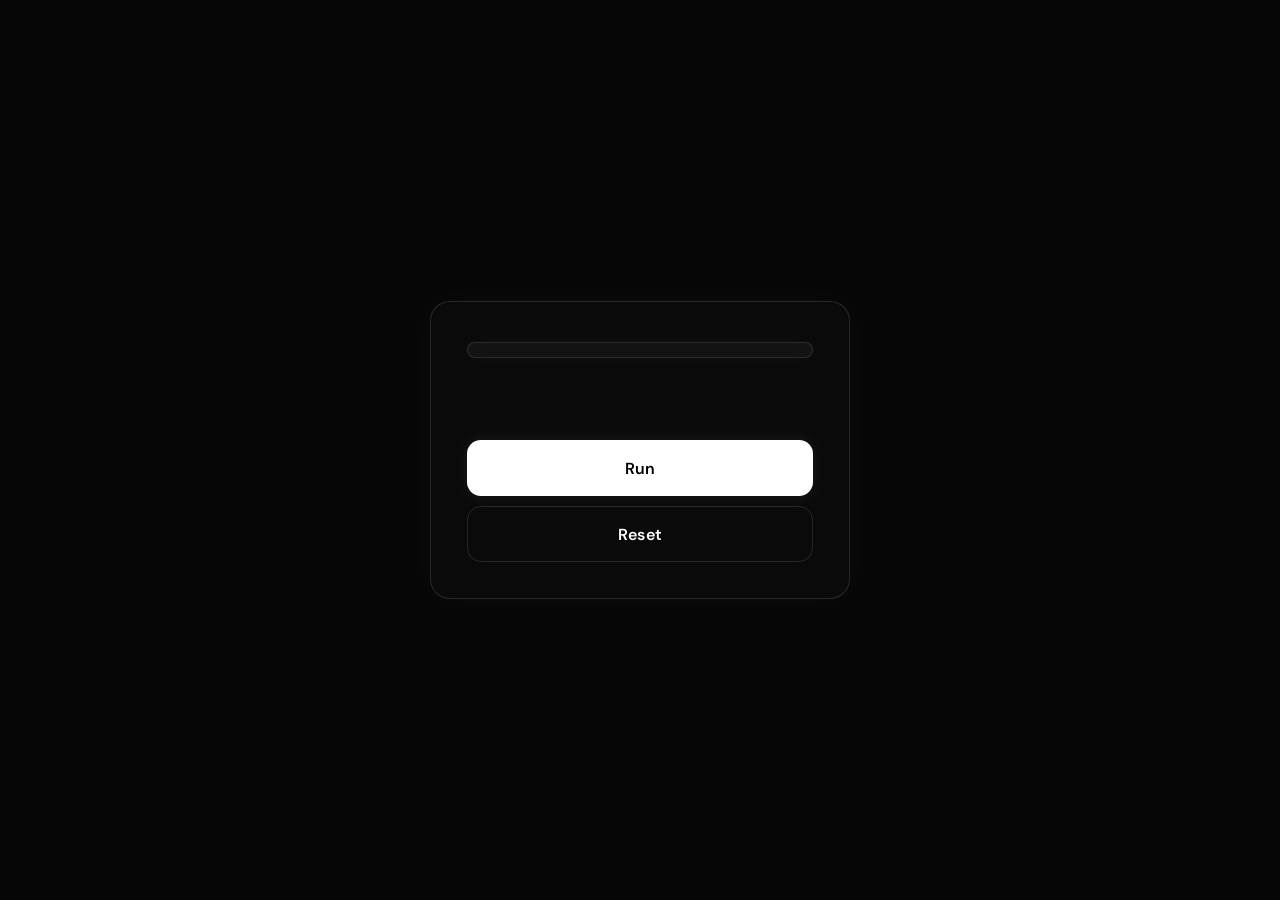
<file: src/imports/design_1_-_progress_bar-1.html>
<!DOCTYPE html>
<html lang="en">
<head>
<meta charset="UTF-8" />
<meta name="viewport" content="width=device-width, initial-scale=1.0" />
<title>Progress Bar — Micro-interaction</title>
<link href="https://fonts.googleapis.com/css2?family=DM+Sans:wght@400;600&display=swap" rel="stylesheet" />
<style>
  *, *::before, *::after { box-sizing: border-box; margin: 0; padding: 0; }

  body {
    background: #060606;
    min-height: 100vh;
    display: flex;
    align-items: center;
    justify-content: center;
    font-family: 'DM Sans', sans-serif;
  }

  #card {
    background: #0a0a0a;
    border-radius: 20px;
    padding: 40px 36px 36px;
    width: 420px;
    max-width: 90vw;
    display: flex;
    flex-direction: column;
    gap: 28px;
    position: relative;
    border: 1px solid rgba(255,255,255,0.12);
    box-shadow: 0 0 30px rgba(255,255,255,0.03), inset 0 0 30px rgba(255,255,255,0.01);
    transition: box-shadow 0.6s ease, border-color 0.6s ease;
  }

  #progress-wrapper {
    position: relative;
    width: 100%;
    height: 16px;
  }

  #track {
    width: 100%;
    height: 100%;
    background: rgba(255,255,255,0.04);
    border-radius: 8px;
    overflow: hidden;
    position: relative;
    border: 1px solid rgba(255,255,255,0.1);
    box-shadow: 0 0 12px rgba(255,255,255,0.04);
    transition: box-shadow 0.3s ease;
    padding: 1px;
  }

  #fill {
    height: 100%;
    border-radius: 7px;
    background: #fff;
    width: 0%;
    box-shadow: 0 0 8px rgba(255,255,255,0.4), 0 0 20px rgba(255,255,255,0.15);
  }

  #spark-canvas {
    position: absolute;
    top: -50px;
    left: 0;
    width: 100%;
    height: 120px;
    pointer-events: none;
    z-index: 10;
  }

  #status {
    font-size: 13px;
    color: rgba(255,255,255,0.35);
    text-align: center;
    height: 18px;
    transition: opacity 0.4s ease, color 0.4s ease;
    opacity: 0;
  }

  #status.done {
    color: rgba(255,255,255,0.7);
  }

  #buttons {
    display: flex;
    flex-direction: column;
    gap: 10px;
    margin-top: 8px;
  }

  button {
    width: 100%;
    height: 56px;
    border-radius: 14px;
    font-family: 'DM Sans', sans-serif;
    font-size: 16px;
    font-weight: 600;
    cursor: pointer;
    letter-spacing: 0.01em;
    transition: transform 0.15s ease, box-shadow 0.3s ease, border-color 0.3s ease;
  }

  #btn-finish {
    background: #fff;
    color: #000;
    border: none;
    box-shadow: 0 0 15px rgba(255,255,255,0.08);
  }

  #btn-finish.completed {
    box-shadow: 0 0 30px rgba(255,255,255,0.2);
  }

  #btn-back {
    background: transparent;
    color: #fff;
    border: 1px solid rgba(255,255,255,0.12);
  }

  #btn-back:hover {
    border-color: rgba(255,255,255,0.25);
  }

  button:active {
    transform: scale(0.97);
  }

  #shine {
    position: absolute;
    top: 0; left: -100%;
    width: 60%;
    height: 100%;
    background: linear-gradient(
      90deg,
      transparent 0%,
      rgba(255,255,255,0.0) 20%,
      rgba(255,255,255,0.85) 50%,
      rgba(255,255,255,0.0) 80%,
      transparent 100%
    );
    border-radius: 7px;
    pointer-events: none;
    opacity: 0;
  }

  #shine.sweep {
    animation: shineSweep 0.6s cubic-bezier(0.4, 0, 0.2, 1) forwards;
  }

  @keyframes shineSweep {
    0%   { left: -60%; opacity: 1; }
    100% { left: 110%; opacity: 0.4; }
  }
</style>
</head>
<body>

<div id="card">
  <div id="progress-wrapper">
    <div id="track">
      <div id="fill">
        <div id="shine"></div>
      </div>
    </div>
    <canvas id="spark-canvas"></canvas>
  </div>
  <div id="status"></div>
  <div id="buttons">
    <button id="btn-finish">Run</button>
    <button id="btn-back">Reset</button>
  </div>
</div>

<script>
const STATUS_MESSAGES = [
  { at: 0.00, text: "Initializing..." },
  { at: 0.08, text: "Loading modules..." },
  { at: 0.18, text: "Preparing assets..." },
  { at: 0.30, text: "Processing..." },
  { at: 0.50, text: "Compiling..." },
  { at: 0.70, text: "Building..." },
  { at: 0.88, text: "Finalizing..." },
  { at: 1.00, text: "Complete" },
];

const DURATION = 4500;

const card      = document.getElementById('card');
const track     = document.getElementById('track');
const fill      = document.getElementById('fill');
const canvas    = document.getElementById('spark-canvas');
const statusEl  = document.getElementById('status');
const btnFinish = document.getElementById('btn-finish');
const btnBack   = document.getElementById('btn-back');
const ctx       = canvas.getContext('2d');

let particles = [];
let animating = false;
let completed = false;
let startTime = null;
let animId    = null;
let currentStatusIndex = -1;

function resizeCanvas() {
  canvas.width  = canvas.parentElement.offsetWidth;
  canvas.height = 120;
}
resizeCanvas();
window.addEventListener('resize', resizeCanvas);

// — Easing —
function customEase(t) {
  const k = 12;
  return (Math.exp(k * t) - 1) / (Math.exp(k) - 1);
}
function customEaseDeriv(t) {
  const k = 12;
  return (k * Math.exp(k * t)) / (Math.exp(k) - 1);
}

// — Sparks —
function createSpark(x, y, intensity) {
  const backSpeed = 3 + Math.random() * 4 + intensity * 5;
  const b = 180 + Math.random() * 75;
  return {
    x, y: y + (Math.random() - 0.5) * 6,
    vx: -backSpeed,
    vy: (Math.random() - 0.5) * 2.2,
    life: 1.0,
    decay: 0.022 + Math.random() * 0.028,
    size: 0.3 + Math.random() * 0.8,
    gravity: 0.008,
    color: `rgb(${b},${b},${b})`
  };
}

function updateSpark(p) {
  p.x  += p.vx;
  p.vy += p.gravity;
  p.y  += p.vy;
  p.life -= p.decay;
  p.vx *= 0.97;
}

function drawSpark(p) {
  if (p.life <= 0) return;
  ctx.save();
  ctx.globalAlpha = p.life * 0.85;
  ctx.strokeStyle = p.color;
  ctx.lineWidth   = p.size * 0.5;
  ctx.beginPath();
  ctx.moveTo(p.x, p.y);
  ctx.lineTo(p.x + p.vx * 2.5, p.y + p.vy * 0.6);
  ctx.stroke();

  ctx.globalAlpha  = p.life;
  ctx.fillStyle    = '#fff';
  ctx.shadowBlur   = 4;
  ctx.shadowColor  = 'rgba(255,255,255,0.7)';
  ctx.beginPath();
  ctx.arc(p.x, p.y, p.size * 0.4, 0, Math.PI * 2);
  ctx.fill();
  ctx.restore();
}

function emitSparks(progressPct, intensity) {
  const x = progressPct * canvas.width;
  const y = 50 + 8;
  const count = Math.floor(2 + intensity * 12);
  for (let i = 0; i < count; i++) particles.push(createSpark(x, y, intensity));
}

// — Status text —
function updateStatus(rawT) {
  let newIndex = 0;
  for (let i = STATUS_MESSAGES.length - 1; i >= 0; i--) {
    if (rawT >= STATUS_MESSAGES[i].at) { newIndex = i; break; }
  }
  if (newIndex !== currentStatusIndex) {
    currentStatusIndex = newIndex;
    statusEl.style.opacity = '0';
    setTimeout(() => {
      statusEl.textContent = STATUS_MESSAGES[newIndex].text;
      statusEl.style.opacity = '1';
    }, 150);
  }
}

// — Glow —
function updateGlow(easedT, rawT) {
  const gi  = 0.15 + rawT * 0.6;
  const gs  = 8   + rawT * 25;
  const gs2 = 20  + rawT * 40;
  fill.style.boxShadow = `
    0 0 ${gs}px rgba(255,255,255,${gi}),
    0 0 ${gs2}px rgba(255,255,255,${gi * 0.4}),
    0 0 ${gs2 * 1.5}px rgba(255,255,255,${gi * 0.1})
  `;
  const tg = 0.03 + rawT * 0.08;
  track.style.boxShadow = `0 0 ${12 + rawT * 20}px rgba(255,255,255,${tg})`;
}

// — Main animation loop —
function animateProgress(timestamp) {
  if (!startTime) startTime = timestamp;
  const elapsed = timestamp - startTime;
  const rawT    = Math.min(elapsed / DURATION, 1);
  const easedT  = customEase(rawT);

  fill.style.width = (easedT * 100) + '%';
  updateGlow(easedT, rawT);
  updateStatus(rawT);

  const speed          = customEaseDeriv(rawT);
  const normalizedSpeed = Math.min(speed / 12, 1);

  if (rawT > 0.05 && easedT > 0.005) emitSparks(easedT, normalizedSpeed);
  if (rawT > 0.8)                     emitSparks(easedT, Math.min(normalizedSpeed * 1.5, 1));

  ctx.clearRect(0, 0, canvas.width, canvas.height);
  particles.forEach(p => { updateSpark(p); drawSpark(p); });
  particles = particles.filter(p => p.life > 0);

  if (rawT < 1) {
    animId = requestAnimationFrame(animateProgress);
    return;
  }

  // ---- Completion ----
  fill.style.width = '100%';
  completed  = true;
  animating  = false;
  btnFinish.textContent = 'Complete';
  btnFinish.classList.add('completed');
  statusEl.classList.add('done');

  // Big burst
  for (let i = 0; i < 45; i++) {
    particles.push(createSpark(canvas.width, 50 + 8 + (Math.random() - 0.5) * 8, 1.2));
  }

  // Shine sweep — slight delay so it starts just after bar hits 100%
  const shine = document.getElementById('shine');
  setTimeout(() => {
    shine.classList.add('sweep');
    // Remove class after so it can replay on reset
    setTimeout(() => shine.classList.remove('sweep'), 800);
  }, 80);

  // Flash
  fill.style.transition  = 'none';
  fill.style.boxShadow   = `
    0 0 60px rgba(255,255,255,1),
    0 0 100px rgba(255,255,255,0.7),
    0 0 160px rgba(255,255,255,0.35),
    0 0 240px rgba(255,255,255,0.12)
  `;
  track.style.boxShadow  = `0 0 70px rgba(255,255,255,0.3)`;
  card.style.boxShadow   = `0 0 100px rgba(255,255,255,0.1), inset 0 0 50px rgba(255,255,255,0.04)`;
  card.style.borderColor = `rgba(255,255,255,0.35)`;

  // Settle
  setTimeout(() => {
    fill.style.transition  = 'box-shadow 2s ease';
    fill.style.boxShadow   = `
      0 0 20px rgba(255,255,255,0.6),
      0 0 45px rgba(255,255,255,0.2),
      0 0 80px rgba(255,255,255,0.08)
    `;
    track.style.transition = 'box-shadow 2s ease';
    track.style.boxShadow  = `0 0 30px rgba(255,255,255,0.1)`;
  }, 600);

  // Drain remaining particles
  const postLoop = () => {
    ctx.clearRect(0, 0, canvas.width, canvas.height);
    particles.forEach(p => { updateSpark(p); drawSpark(p); });
    particles = particles.filter(p => p.life > 0);
    if (particles.length > 0) requestAnimationFrame(postLoop);
  };
  postLoop();
}

// — Reset —
function reset() {
  if (animId) cancelAnimationFrame(animId);
  startTime           = null;
  animating           = false;
  completed           = false;
  particles           = [];
  currentStatusIndex  = -1;

  fill.style.width      = '0%';
  fill.style.transition = 'none';
  fill.style.boxShadow  = '0 0 8px rgba(255,255,255,0.4), 0 0 20px rgba(255,255,255,0.15)';

  track.style.transition = 'none';
  track.style.boxShadow  = '0 0 12px rgba(255,255,255,0.04)';

  card.style.boxShadow   = '0 0 30px rgba(255,255,255,0.03), inset 0 0 30px rgba(255,255,255,0.01)';
  card.style.borderColor = 'rgba(255,255,255,0.12)';

  statusEl.textContent = '';
  statusEl.classList.remove('done');
  statusEl.style.opacity = '0';

  ctx.clearRect(0, 0, canvas.width, canvas.height);

  btnFinish.textContent = 'Run';
  btnFinish.classList.remove('completed');
}

// — Buttons —
btnFinish.addEventListener('click', () => {
  if (animating) return;
  if (completed) { reset(); return; }
  animating = true;
  requestAnimationFrame(animateProgress);
});

btnBack.addEventListener('click', reset);
</script>
</body>
</html>
</file>
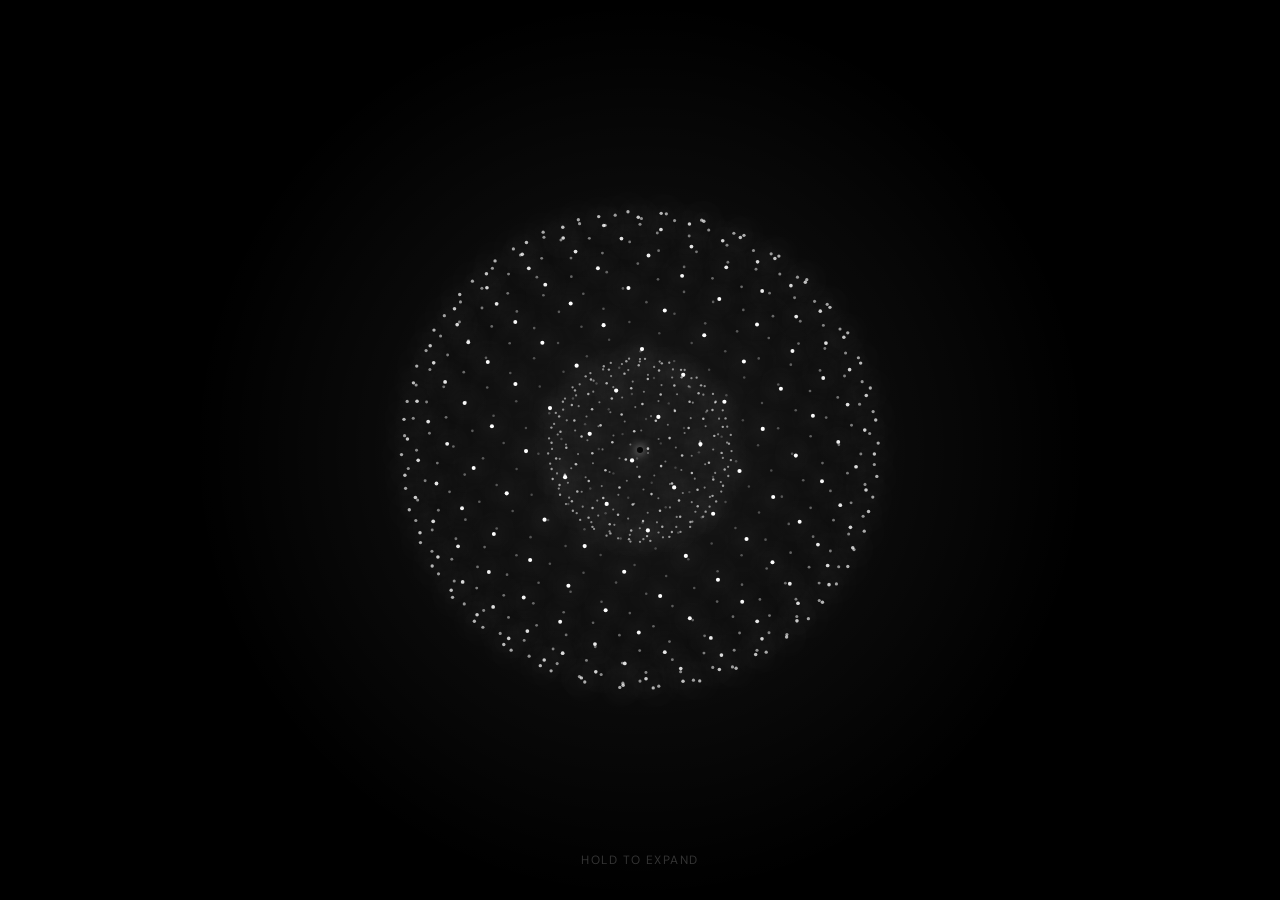
<file: src/imports/sphere_(4)-1.html>
<!DOCTYPE html>
<html lang="en">
<head>
<meta charset="UTF-8" />
<meta name="viewport" content="width=device-width, initial-scale=1.0" />
<title>Particle Sphere — Micro-interaction</title>
<style>
  *, *::before, *::after { box-sizing: border-box; margin: 0; padding: 0; }

  body {
    background: #000;
    width: 100vw;
    height: 100vh;
    overflow: hidden;
    cursor: pointer;
    user-select: none;
  }

  canvas {
    position: absolute;
    inset: 0;
  }

  #hint {
    position: absolute;
    bottom: 32px;
    left: 50%;
    transform: translateX(-50%);
    font-family: 'DM Sans', sans-serif;
    font-size: 12px;
    letter-spacing: 0.12em;
    color: rgba(255,255,255,0.2);
    pointer-events: none;
    text-transform: uppercase;
  }
</style>
<link href="https://fonts.googleapis.com/css2?family=DM+Sans:wght@400&display=swap" rel="stylesheet" />
</head>
<body>
<canvas id="c"></canvas>
<div id="hint">Hold to expand</div>

<script>
const canvas = document.getElementById('c');
const ctx    = canvas.getContext('2d');

// ── State ────────────────────────────────────────────
let W = 0, H = 0;
let rotX = 0, rotY = 0;
let mouse = null;
let isDown = false;
let glow   = 0;
let raf;

const BASE_R   = 300;
const INNER_R  = BASE_R / 2.5;
const PERSP    = 800;

// ── Particles ────────────────────────────────────────
let particles = [];

function makeParticle(i, total, radius) {
  const phi = Math.PI * (3 - Math.sqrt(5));
  const y   = 1 - (i / (total - 1)) * 2;
  const r   = Math.sqrt(1 - y * y);
  const th  = phi * i;
  return {
    x: Math.cos(th) * r * radius,
    y: y * radius,
    z: Math.sin(th) * r * radius,
    ox: Math.cos(th) * r,
    oy: y,
    oz: Math.sin(th) * r,
    vx: 0, vy: 0, vz: 0,
    isInner: radius === INNER_R,
    isCore:  false,
  };
}

function initParticles() {
  particles = [];
  const mobile = W < 800;
  const count  = mobile ? 250 : 500;
  const inner  = mobile ? Math.floor(count / 3) : Math.floor(count / 2);

  for (let i = 0; i < count; i++) particles.push(makeParticle(i, count, BASE_R));
  for (let i = 0; i < inner; i++) particles.push(makeParticle(i, inner, INNER_R));
  particles.push({ x:0,y:0,z:0, ox:0,oy:0,oz:0, vx:0,vy:0,vz:0, isInner:false, isCore:true });
}

// ── Orbit dots ───────────────────────────────────────
const orbitDots = Array.from({ length: 6 }, (_, i) => ({
  angle:  (Math.PI * 2 * i) / 6,
  speed:  0.04 + i * 0.012,
  tiltX:  (i * Math.PI) / 3.5,
  tiltZ:  (i * Math.PI) / 5,
  radius: 30 + i * 10,
}));

// ── Resize ───────────────────────────────────────────
function resize() {
  W = canvas.width  = window.innerWidth;
  H = canvas.height = window.innerHeight;
}
resize();
window.addEventListener('resize', () => { resize(); initParticles(); });
initParticles();

// ── Input ────────────────────────────────────────────
function setMouse(x, y) {
  const r = canvas.getBoundingClientRect();
  mouse = { x: x - r.left, y: y - r.top };
}

canvas.addEventListener('mousemove',  e => setMouse(e.clientX, e.clientY));
canvas.addEventListener('mousedown',  () => isDown = true);
canvas.addEventListener('mouseleave', () => { mouse = null; isDown = false; });
window.addEventListener('mouseup',    () => isDown = false);

let touchTimer;
canvas.addEventListener('touchstart', e => {
  isDown = true;
  if (e.touches[0]) setMouse(e.touches[0].clientX, e.touches[0].clientY);
  clearTimeout(touchTimer);
  touchTimer = setTimeout(() => { isDown = false; mouse = null; }, 300);
}, { passive: true });
canvas.addEventListener('touchmove', e => {
  if (e.touches[0]) setMouse(e.touches[0].clientX, e.touches[0].clientY);
  clearTimeout(touchTimer);
  touchTimer = setTimeout(() => { isDown = false; mouse = null; }, 300);
}, { passive: true });
canvas.addEventListener('touchend', () => { clearTimeout(touchTimer); isDown = false; mouse = null; }, { passive: true });

// ── Render ───────────────────────────────────────────
function render() {
  ctx.clearRect(0, 0, W, H);

  rotY += 0.003;
  rotX += 0.001;

  glow += ((isDown ? 1 : 0) - glow) * 0.08;

  const mobile = W < 800;
  const repulseR = mobile ? 120 : 250;
  const repulseS = mobile ? 3.0 : 6.0;
  const expandM  = mobile ? 1.6 : 1.8;

  const scale = W < 800
    ? W / 650
    : W <= 1500
      ? Math.min(W / 1150, 1)
      : Math.min(W / 1500, 1.4);

  const expansion   = isDown ? expandM : 1.0;
  const outerR      = BASE_R * scale * expansion;
  const cx = W / 2, cy = H / 2;

  // Atmosphere
  if (outerR > 0) {
    const atmo = ctx.createRadialGradient(cx, cy, outerR * 0.2, cx, cy, outerR * 1.5);
    atmo.addColorStop(0, 'rgba(255,255,255,0.08)');
    atmo.addColorStop(1, 'rgba(255,255,255,0)');
    ctx.globalCompositeOperation = 'lighter';
    ctx.fillStyle = atmo;
    ctx.beginPath();
    ctx.arc(cx, cy, outerR * 1.5, 0, Math.PI * 2);
    ctx.fill();
    ctx.globalCompositeOperation = 'source-over';
  }

  // Physics + projection
  particles.forEach(p => {
    if (p.isCore) return;
    const rad = (p.isInner ? INNER_R : BASE_R) * scale * expansion;

    // Rotate Y
    let tx = p.ox * rad * Math.cos(rotY) - p.oz * rad * Math.sin(rotY);
    let tz = p.ox * rad * Math.sin(rotY) + p.oz * rad * Math.cos(rotY);
    let ty = p.oy * rad;

    // Rotate X
    let ty2 = ty * Math.cos(rotX) - tz * Math.sin(rotX);
    let tz2 = ty * Math.sin(rotX) + tz * Math.cos(rotX);

    p.vx += (tx  - p.x) * 0.05;
    p.vy += (ty2 - p.y) * 0.05;
    p.vz += (tz2 - p.z) * 0.05;

    // Mouse repulsion
    if (mouse) {
      const sc = PERSP / (PERSP + 250 - p.z);
      const sx = p.x * sc + cx;
      const sy = p.y * sc + cy;
      const dx = sx - mouse.x;
      const dy = sy - mouse.y;
      const dist = Math.sqrt(dx * dx + dy * dy);
      if (dist < repulseR) {
        const f = (1 - dist / repulseR) * repulseS;
        const a = Math.atan2(dy, dx);
        p.vx += Math.cos(a) * f * 5;
        p.vy += Math.sin(a) * f * 5;
      }
    }

    p.vx *= 0.9; p.vy *= 0.9; p.vz *= 0.9;
    p.x += p.vx; p.y += p.vy; p.z += p.vz;
  });

  // Sort back-to-front
  particles.sort((a, b) => a.z - b.z);

  // Draw particles
  particles.forEach(p => {
    const sc    = PERSP / (PERSP + 250 - p.z);
    const alpha = Math.max(0.1, (sc - 0.5) * 2);
    const px    = p.x * sc + cx;
    const py    = p.y * sc + cy;

    if (p.isCore) {
      ctx.beginPath();
      ctx.arc(px, py, 4 * sc, 0, Math.PI * 2);
      ctx.fillStyle   = 'black';
      ctx.shadowBlur  = 10;
      ctx.shadowColor = 'white';
      ctx.fill();
      ctx.shadowBlur  = 0;
      ctx.shadowColor = 'transparent';
      return;
    }

    const size = (p.isInner ? 1.5 : 2) * sc;
    if (size <= 0) return;
    ctx.beginPath();
    ctx.arc(px, py, size, 0, Math.PI * 2);
    ctx.fillStyle = `rgba(255,255,255,${alpha})`;
    if (!mobile) {
      ctx.shadowBlur  = 20;
      ctx.shadowColor = `rgba(255,255,255,${alpha})`;
    }
    ctx.fill();
    ctx.shadowBlur = 0;
  });

  // Orbiting dots (visible when clicking)
  if (glow > 0.01) {
    orbitDots.forEach(dot => {
      dot.angle += dot.speed;
      const orbitR = dot.radius * scale;

      let dx = Math.cos(dot.angle) * orbitR;
      let dy = 0;
      let dz = Math.sin(dot.angle) * orbitR;

      const cosT = Math.cos(dot.tiltX), sinT = Math.sin(dot.tiltX);
      const dy2  = dy * cosT - dz * sinT;
      const dz2  = dy * sinT + dz * cosT;

      const cosZ = Math.cos(dot.tiltZ), sinZ = Math.sin(dot.tiltZ);
      const dx2  = dx * cosZ - dy2 * sinZ;
      const dy3  = dx * sinZ + dy2 * cosZ;

      const dsc = PERSP / (PERSP + 250 - dz2);
      const dsx = dx2 * dsc + cx;
      const dsy = dy3 * dsc + cy;

      const glowG = ctx.createRadialGradient(dsx, dsy, 0, dsx, dsy, 5 * dsc);
      glowG.addColorStop(0, `rgba(255,255,255,${0.4 * glow})`);
      glowG.addColorStop(1, 'rgba(255,255,255,0)');

      ctx.globalCompositeOperation = 'lighter';
      ctx.beginPath();
      ctx.arc(dsx, dsy, 5 * dsc, 0, Math.PI * 2);
      ctx.fillStyle = glowG;
      ctx.fill();
      ctx.globalCompositeOperation = 'source-over';

      ctx.beginPath();
      ctx.arc(dsx, dsy, 1.2 * dsc, 0, Math.PI * 2);
      ctx.fillStyle = `rgba(255,255,255,${0.8 * glow})`;
      ctx.fill();
    });
  }

  raf = requestAnimationFrame(render);
}

render();
</script>
</body>
</html>
</file>
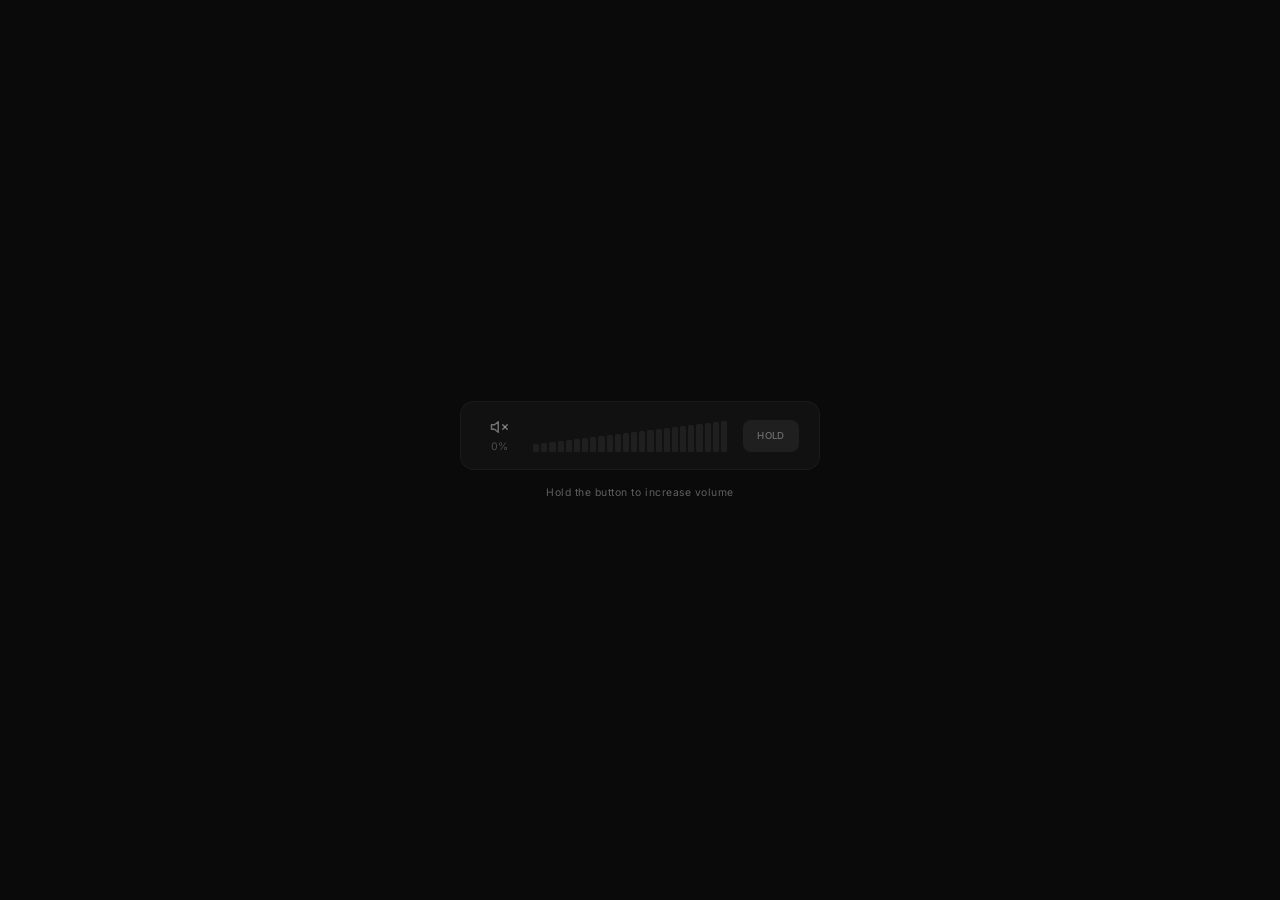
<file: src/imports/volume-1.html>
<!DOCTYPE html>
<html lang="en">
<head>
<meta charset="UTF-8" />
<meta name="viewport" content="width=device-width, initial-scale=1.0" />
<title>Volume — Micro-interaction</title>
<link href="https://fonts.googleapis.com/css2?family=Inter:wght@400;500&display=swap" rel="stylesheet" />
<style>
  *, *::before, *::after { box-sizing: border-box; margin: 0; padding: 0; }

  body {
    background: #0a0a0a;
    min-height: 100vh;
    display: flex;
    align-items: center;
    justify-content: center;
    font-family: 'Inter', sans-serif;
    user-select: none;
  }

  #wrap { width: 360px; }

  /* ── Card ── */
  #card {
    background: rgba(255,255,255,0.03);
    border-radius: 14px;
    padding: 16px 20px;
    border: 1px solid rgba(255,255,255,0.04);
    transition: border-color 0.3s;
  }
  #card.danger { border-color: rgba(255,60,60,0.2); }

  /* ── Row ── */
  #row {
    display: flex;
    align-items: center;
    gap: 16px;
  }

  /* ── Icon column ── */
  #icon-col {
    display: flex;
    flex-direction: column;
    align-items: center;
    gap: 4px;
    width: 36px;
    flex-shrink: 0;
  }
  #vol-icon {
    width: 18px;
    height: 18px;
    transition: color 0.3s;
    color: rgba(255,255,255,0.4);
  }
  #vol-pct {
    font-size: 0.65rem;
    color: rgba(255,255,255,0.25);
    font-variant-numeric: tabular-nums;
    transition: color 0.3s;
  }

  /* ── Segmented bar ── */
  #bar {
    display: flex;
    align-items: flex-end;
    gap: 2px;
    flex: 1;
    height: 32px;
  }
  .seg {
    flex: 1;
    border-radius: 1.5px;
    background: rgba(255,255,255,0.06);
    transition: background-color 0.15s;
  }

  /* ── Hold button ── */
  #btn-hold {
    width: 56px;
    height: 32px;
    border-radius: 8px;
    border: none;
    background: rgba(255,255,255,0.06);
    color: rgba(255,255,255,0.35);
    font-size: 0.6rem;
    font-weight: 500;
    letter-spacing: 0.05em;
    font-family: 'Inter', sans-serif;
    cursor: pointer;
    flex-shrink: 0;
    transition: background 0.15s, color 0.15s;
  }
  #btn-hold.active {
    background: rgba(255,255,255,0.15);
    color: rgba(255,255,255,0.9);
  }

  /* ── Warning ── */
  #warning {
    overflow: hidden;
    max-height: 0;
    opacity: 0;
    margin-top: 0;
    transition: max-height 0.3s ease, opacity 0.3s ease, margin-top 0.3s ease;
  }
  #warning.show {
    max-height: 40px;
    opacity: 1;
    margin-top: 12px;
  }
  #warning-inner {
    display: flex;
    align-items: center;
    gap: 8px;
    padding: 8px 10px;
    border-radius: 8px;
    background: rgba(255,60,60,0.08);
    border: 1px solid rgba(255,60,60,0.12);
  }
  #warning-inner svg {
    flex-shrink: 0;
    animation: none;
  }
  #warning-inner svg.pulse {
    animation: pulse-warn 1s ease-in-out infinite;
  }
  #warning-text {
    font-size: 0.65rem;
    color: rgba(255,80,80,0.7);
  }

  /* ── Hint ── */
  #hint {
    text-align: center;
    margin-top: 16px;
    color: rgba(255,255,255,0.35);
    font-size: 0.65rem;
    letter-spacing: 0.05em;
  }

  @keyframes pulse-warn {
    0%, 100% { opacity: 0.8; }
    50%       { opacity: 0.4; }
  }
</style>
</head>
<body>

<div id="wrap">
  <div id="card">
    <div id="row">

      <!-- Icon + percent -->
      <div id="icon-col">
        <svg id="vol-icon" viewBox="0 0 24 24" fill="none" stroke="currentColor" stroke-width="2" stroke-linecap="round" stroke-linejoin="round">
          <!-- path updated by JS -->
        </svg>
        <span id="vol-pct">0%</span>
      </div>

      <!-- Segmented bar -->
      <div id="bar"></div>

      <!-- Hold button -->
      <button id="btn-hold">HOLD</button>
    </div>

    <!-- Warning -->
    <div id="warning">
      <div id="warning-inner">
        <svg width="13" height="13" viewBox="0 0 24 24" fill="none" stroke="rgba(255,80,80,0.8)" stroke-width="2" stroke-linecap="round" stroke-linejoin="round">
          <path d="M10.29 3.86L1.82 18a2 2 0 0 0 1.71 3h16.94a2 2 0 0 0 1.71-3L13.71 3.86a2 2 0 0 0-3.42 0z"/>
          <line x1="12" y1="9" x2="12" y2="13"/>
          <line x1="12" y1="17" x2="12.01" y2="17"/>
        </svg>
        <span id="warning-text">Volume may damage hearing</span>
      </div>
    </div>
  </div>

  <p id="hint">Hold the button to increase volume</p>
</div>

<script>
  const SEGMENTS = 24;

  // Build segments
  const bar = document.getElementById('bar');
  const segs = [];
  for (let i = 0; i < SEGMENTS; i++) {
    const el = document.createElement('div');
    el.className = 'seg';
    const h = 8 + (i / SEGMENTS) * 24;
    el.style.height = h + 'px';
    bar.appendChild(el);
    segs.push(el);
  }

  // State
  let volume   = 0;
  let holding  = false;

  const card       = document.getElementById('card');
  const volIcon    = document.getElementById('vol-icon');
  const volPct     = document.getElementById('vol-pct');
  const btnHold    = document.getElementById('btn-hold');
  const warning    = document.getElementById('warning');
  const warnIcon   = warning.querySelector('svg');

  // ── SVG icon paths ──────────────────────────────────
  const ICON_MUTE = `<path d="M11 5L6 9H2v6h4l5 4V5z"/><line x1="23" y1="9" x2="17" y2="15"/><line x1="17" y1="9" x2="23" y2="15"/>`;
  const ICON_LOW  = `<path d="M11 5L6 9H2v6h4l5 4V5z"/><path d="M15.54 8.46a5 5 0 0 1 0 7.07"/>`;
  const ICON_HIGH = `<path d="M11 5L6 9H2v6h4l5 4V5z"/><path d="M19.07 4.93a10 10 0 0 1 0 14.14"/><path d="M15.54 8.46a5 5 0 0 1 0 7.07"/>`;

  function getSegColor(i, v) {
    const sp = (i + 1) / SEGMENTS;
    if (sp > v) return 'rgba(255,255,255,0.06)';
    if (sp < 0.4) return `rgba(255,255,255,${0.6 + sp * 0.6})`;
    if (sp < 0.65) {
      const t = (sp - 0.4) / 0.25;
      return `rgba(255,${Math.round(230 - t*60)},${Math.round(220 - t*150)},0.9)`;
    }
    if (sp < 0.85) {
      const t = (sp - 0.65) / 0.2;
      return `rgba(255,${Math.round(170 - t*100)},${Math.round(70 - t*40)},0.95)`;
    }
    const t = Math.min(1, (sp - 0.85) / 0.15);
    return `rgba(255,${Math.round(70 - t*40)},${Math.round(30 - t*10)},1)`;
  }

  function getSegGlow(i, v) {
    const sp = (i + 1) / SEGMENTS;
    if (sp > v)   return 'none';
    if (sp < 0.4) return 'none';
    if (sp < 0.7) return '0 0 6px rgba(255,180,50,0.3)';
    return '0 0 8px rgba(255,60,60,0.5)';
  }

  // ── Animation loop ──────────────────────────────────
  function tick() {
    volume = holding
      ? Math.min(1, volume + 0.004)
      : Math.max(0, volume - 0.01);

    const pct     = Math.round(volume * 100);
    const isDanger  = volume > 0.8;
    const isWarning = volume > 0.6;

    // Percent label
    volPct.textContent = pct + '%';
    volPct.style.color = isDanger ? 'rgba(255,80,80,0.8)' : 'rgba(255,255,255,0.25)';

    // Icon
    volIcon.style.color = isDanger
      ? 'rgba(255,80,80,0.9)'
      : isWarning
        ? 'rgba(255,200,100,0.8)'
        : 'rgba(255,255,255,0.4)';
    volIcon.innerHTML = volume < 0.01 ? ICON_MUTE : volume < 0.5 ? ICON_LOW : ICON_HIGH;

    // Segments
    segs.forEach((s, i) => {
      s.style.backgroundColor = getSegColor(i, volume);
      s.style.boxShadow = getSegGlow(i, volume);
    });

    // Jitter
    const intensity = Math.pow(volume, 2.8);
    const maxJ = 6;
    if (volume > 0.01) {
      const jx = (Math.random() - 0.5) * 2 * maxJ * intensity;
      const jy = (Math.random() - 0.5) * 2 * maxJ * intensity;
      bar.style.transform = `translate(${jx}px,${jy}px)`;
    } else {
      bar.style.transform = 'translate(0,0)';
    }

    // Card border + warning
    card.classList.toggle('danger', isDanger);
    warning.classList.toggle('show', isDanger);
    warnIcon.classList.toggle('pulse', isDanger);

    requestAnimationFrame(tick);
  }

  tick();

  // ── Hold button ─────────────────────────────────────
  btnHold.addEventListener('mousedown',  startHold);
  btnHold.addEventListener('touchstart', startHold, { passive: true });
  window.addEventListener('mouseup',  endHold);
  window.addEventListener('touchend', endHold);

  function startHold() {
    holding = true;
    btnHold.classList.add('active');
    btnHold.textContent = '+';
  }
  function endHold() {
    holding = false;
    btnHold.classList.remove('active');
    btnHold.textContent = 'HOLD';
  }
</script>
</body>
</html>
</file>
